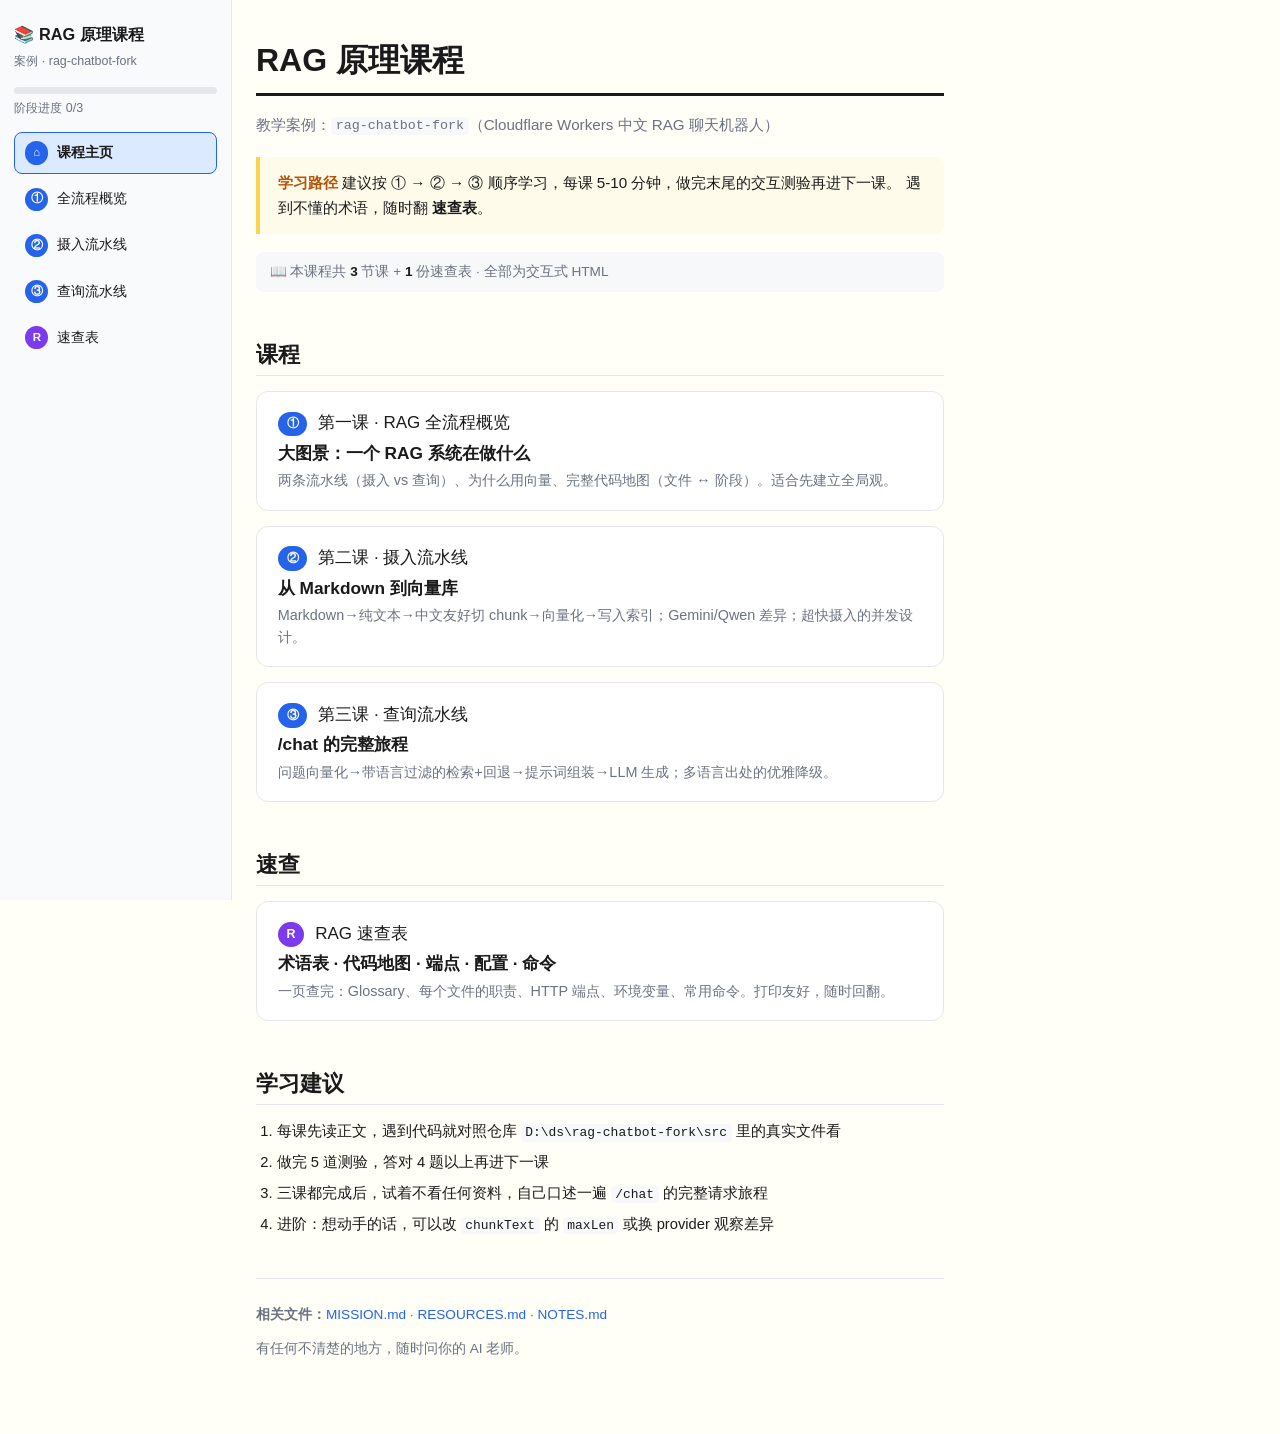
<file: index.html>
<!DOCTYPE html>
<html lang="zh-CN">
<head>
<meta charset="UTF-8">
<meta name="viewport" content="width=device-width, initial-scale=1.0">
<title>RAG 原理课程 · rag-chatbot-fork</title>
<link rel="stylesheet" href="assets/style.css">
<style>
  .card {
    display: block;
    font-family: var(--sans);
    border: 1px solid var(--rule);
    border-radius: 12px;
    padding: 1.1rem 1.3rem;
    margin: 0.9em 0;
    text-decoration: none;
    color: var(--ink);
    background: #fff;
    transition: border-color 0.15s, box-shadow 0.15s, transform 0.15s;
  }
  .card:hover {
    border-color: var(--accent);
    box-shadow: 0 4px 16px rgba(37,99,235,0.12);
    transform: translateY(-1px);
    text-decoration: none;
  }
  .card .num {
    display: inline-block;
    font-size: 0.78rem;
    font-weight: 700;
    color: #fff;
    background: var(--accent);
    border-radius: 999px;
    padding: 0.15em 0.7em;
    margin-right: 0.5em;
    vertical-align: middle;
  }
  .card .num.ref { background: #7c3aed; }
  .card h3 { margin: 0.25em 0 0.35em; font-size: 1.08rem; }
  .card p { margin: 0; font-size: 0.9rem; color: var(--muted); line-height: 1.5; }
  .progress {
    font-family: var(--sans);
    font-size: 0.85rem;
    color: var(--muted);
    background: var(--code-bg);
    border-radius: 8px;
    padding: 0.6em 1em;
    margin: 1.2em 0;
  }
  .progress b { color: var(--ink); }
  ol.roadmap { font-family: var(--sans); font-size: 0.92rem; padding-left: 1.4em; }
  ol.roadmap li { margin: 0.4em 0; }
</style>
</head>
<body>

<h1>RAG 原理课程</h1>
<p class="meta" style="font-family:var(--sans);color:var(--muted);font-size:0.95rem;">
  教学案例：<code>rag-chatbot-fork</code>（Cloudflare Workers 中文 RAG 聊天机器人）
</p>

<div class="callout">
  <strong>学习路径</strong>
  建议按 ① → ② → ③ 顺序学习，每课 5-10 分钟，做完末尾的交互测验再进下一课。
  遇到不懂的术语，随时翻 <strong>速查表</strong>。
</div>

<div class="progress">📖 本课程共 <b>3</b> 节课 + <b>1</b> 份速查表 · 全部为交互式 HTML</div>

<h2>课程</h2>

<a class="card" href="lessons/0001-rag-pipeline-overview.html">
  <span class="num">①</span> 第一课 · RAG 全流程概览
  <h3>大图景：一个 RAG 系统在做什么</h3>
  <p>两条流水线（摄入 vs 查询）、为什么用向量、完整代码地图（文件 ↔ 阶段）。适合先建立全局观。</p>
</a>

<a class="card" href="lessons/0002-ingestion-pipeline.html">
  <span class="num">②</span> 第二课 · 摄入流水线
  <h3>从 Markdown 到向量库</h3>
  <p>Markdown→纯文本→中文友好切 chunk→向量化→写入索引；Gemini/Qwen 差异；超快摄入的并发设计。</p>
</a>

<a class="card" href="lessons/0003-retrieval-generation.html">
  <span class="num">③</span> 第三课 · 查询流水线
  <h3>/chat 的完整旅程</h3>
  <p>问题向量化→带语言过滤的检索+回退→提示词组装→LLM 生成；多语言出处的优雅降级。</p>
</a>

<h2>速查</h2>

<a class="card" href="reference/001-rag-glossary.html">
  <span class="num ref">R</span> RAG 速查表
  <h3>术语表 · 代码地图 · 端点 · 配置 · 命令</h3>
  <p>一页查完：Glossary、每个文件的职责、HTTP 端点、环境变量、常用命令。打印友好，随时回翻。</p>
</a>

<h2>学习建议</h2>
<ol class="roadmap">
  <li>每课先读正文，遇到代码就对照仓库 <code>D:\ds\rag-chatbot-fork\src</code> 里的真实文件看</li>
  <li>做完 5 道测验，答对 4 题以上再进下一课</li>
  <li>三课都完成后，试着不看任何资料，自己口述一遍 <code>/chat</code> 的完整请求旅程</li>
  <li>进阶：想动手的话，可以改 <code>chunkText</code> 的 <code>maxLen</code> 或换 provider 观察差异</li>
</ol>

<footer>
  <p><strong>相关文件：</strong><a href="MISSION.md">MISSION.md</a> · <a href="RESOURCES.md">RESOURCES.md</a> · <a href="NOTES.md">NOTES.md</a></p>
  <p>有任何不清楚的地方，随时问你的 AI 老师。</p>
</footer>

<script src="assets/sidebar.js"></script>
</body>
</html>
</file>
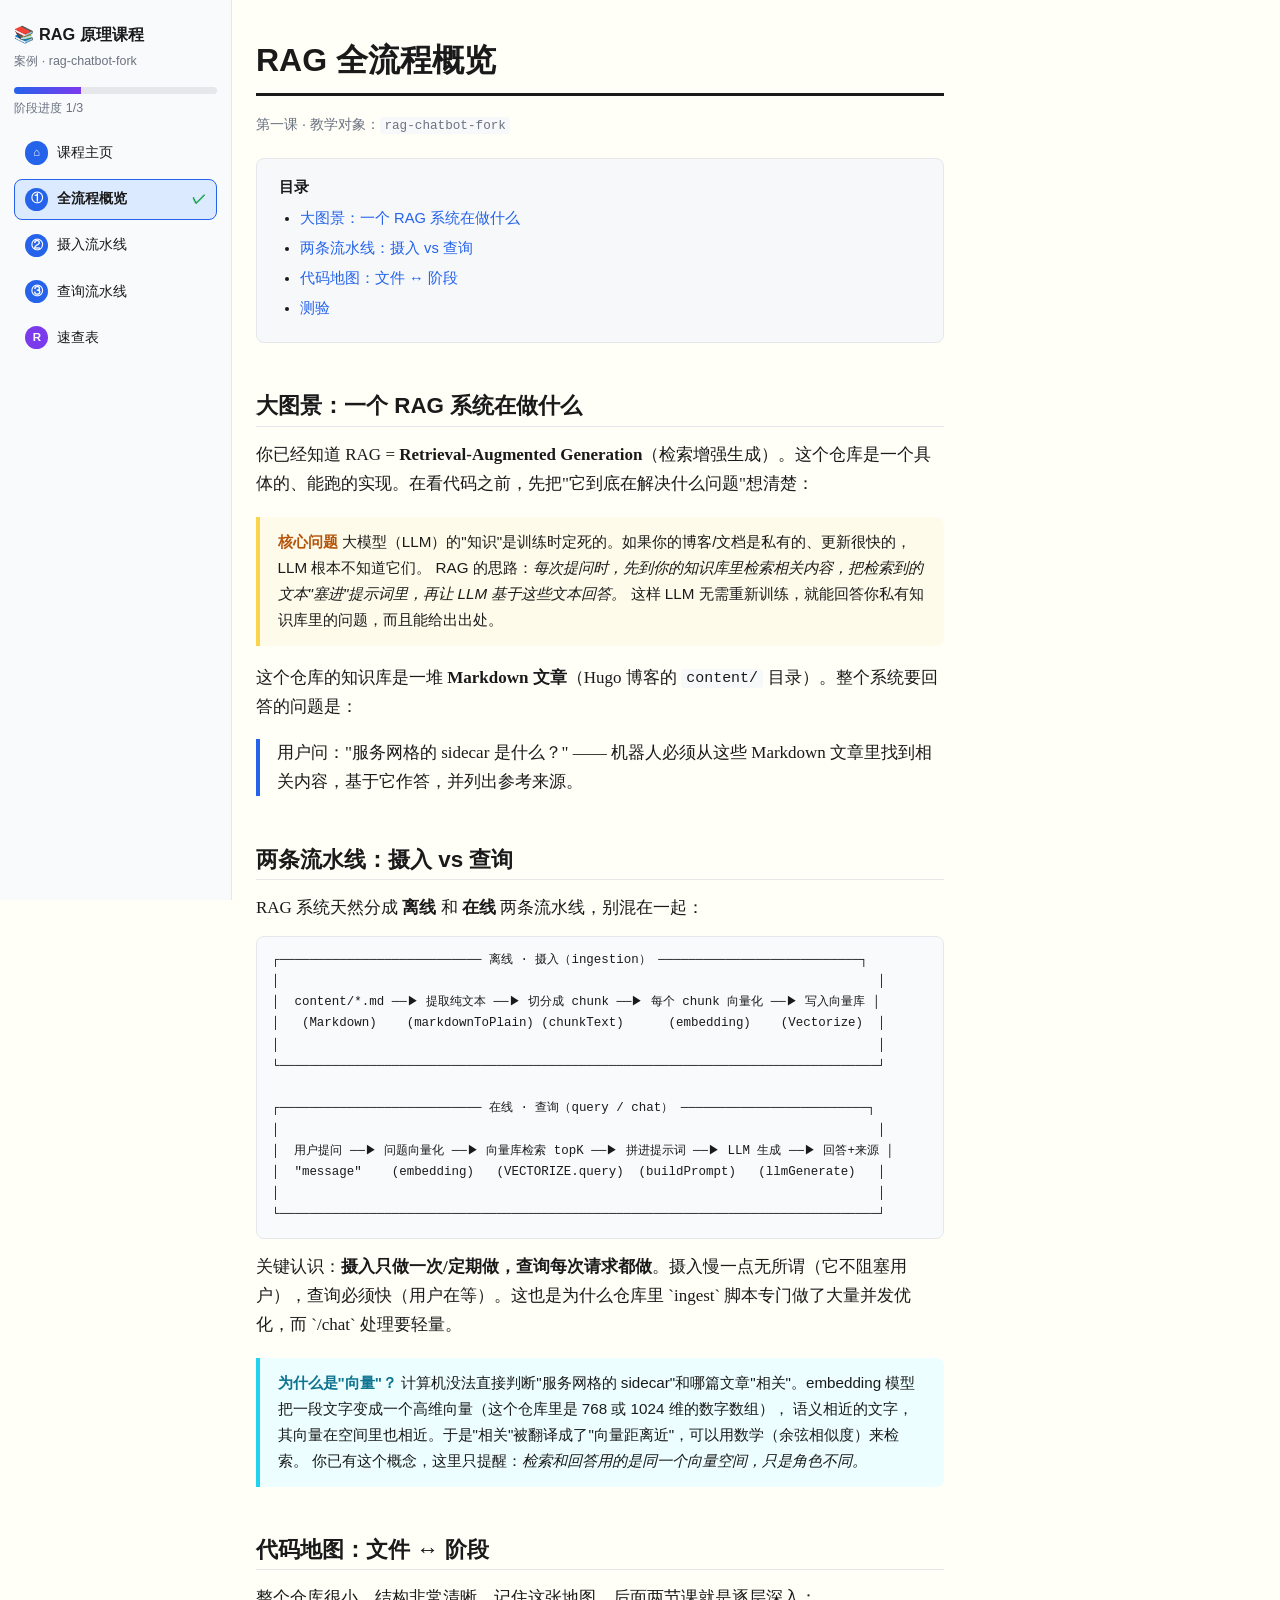
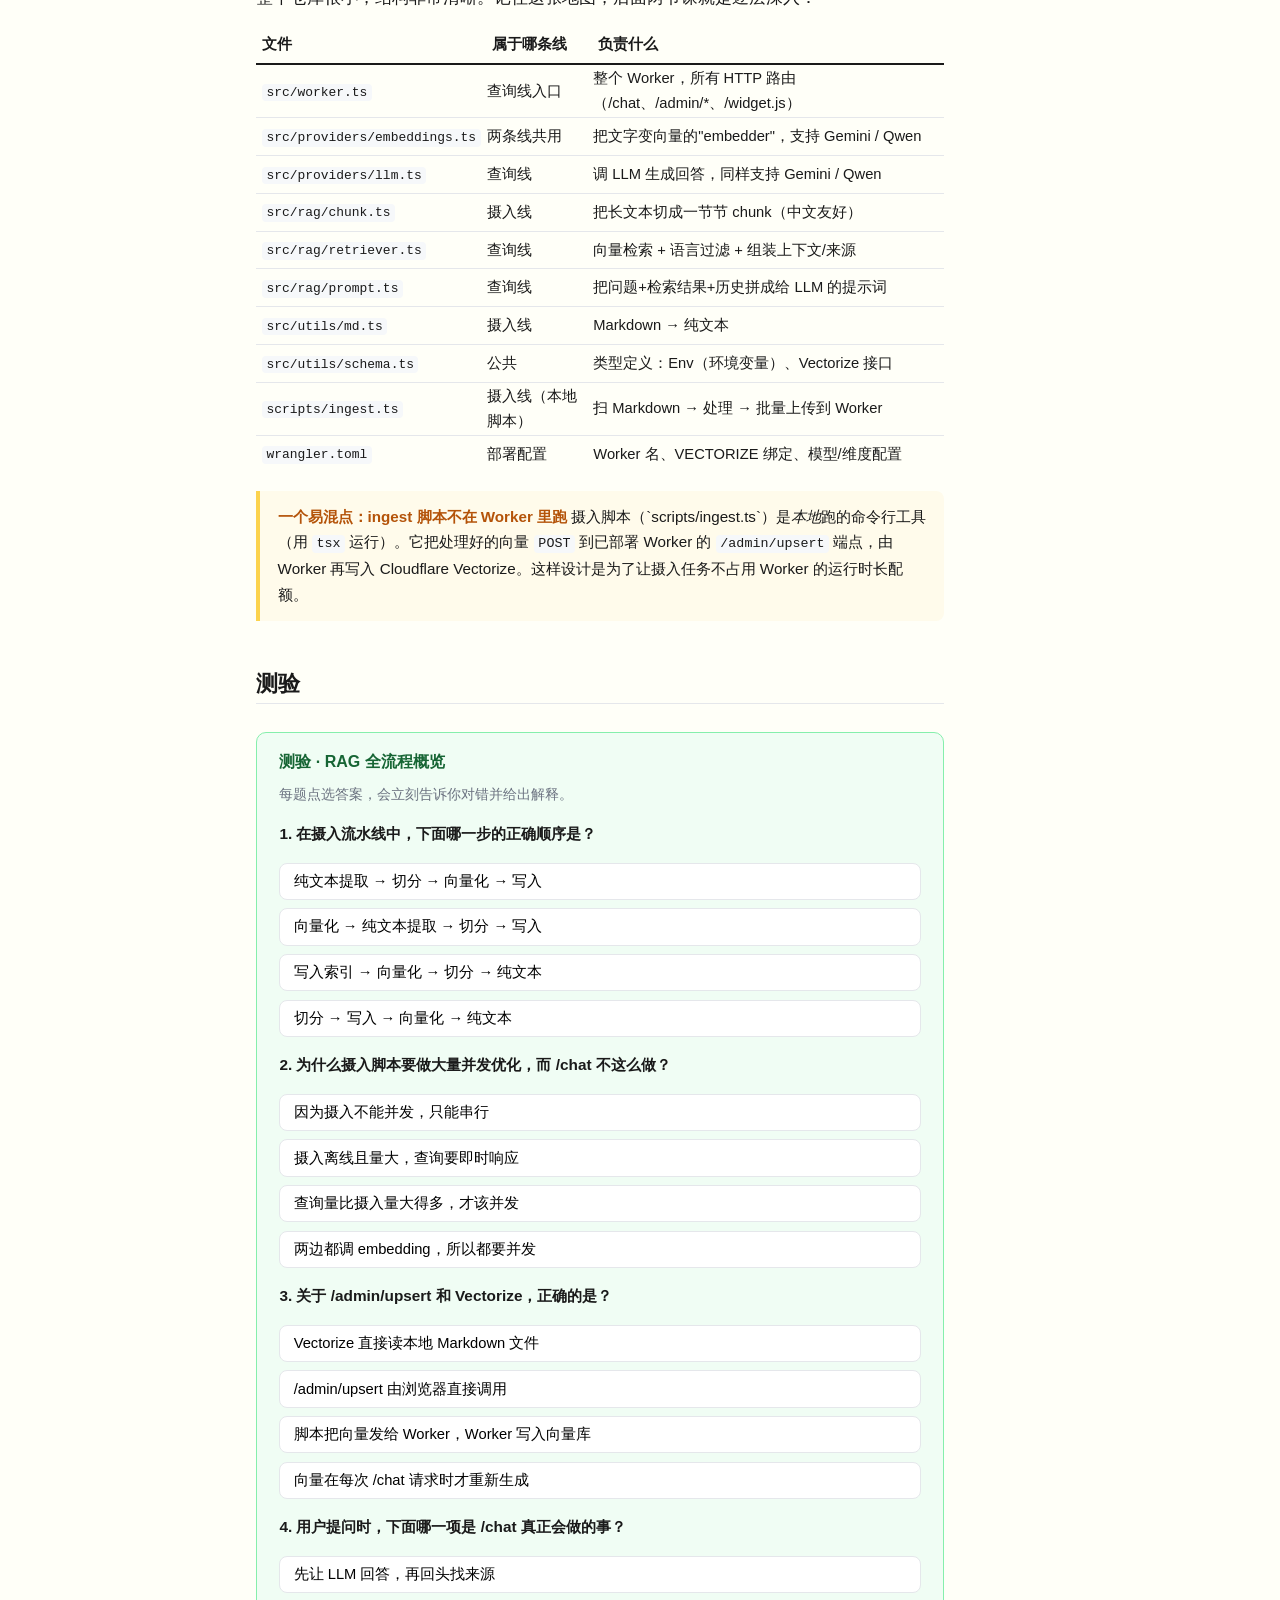
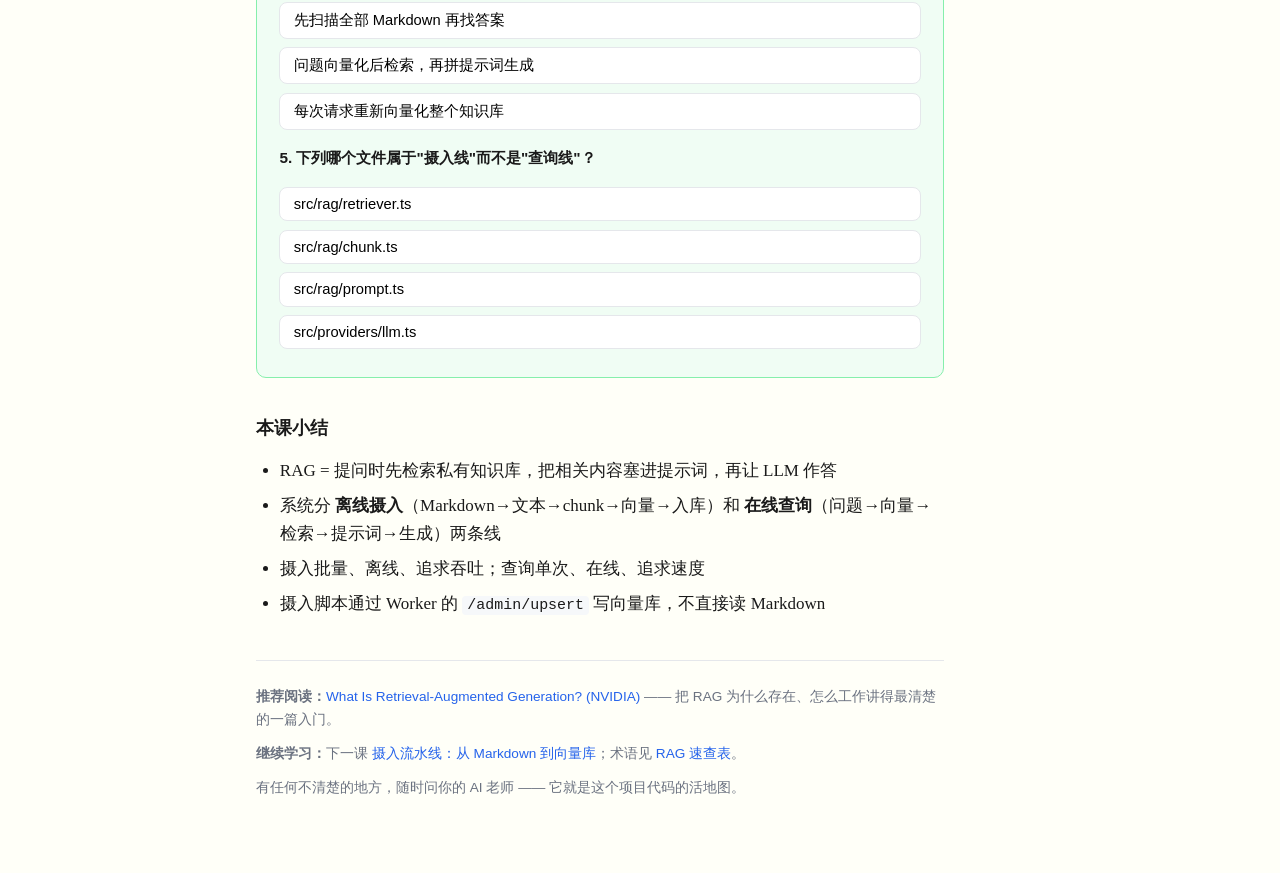
<file: lessons/0001-rag-pipeline-overview.html>
<!DOCTYPE html>
<html lang="zh-CN">
<head>
<meta charset="UTF-8">
<meta name="viewport" content="width=device-width, initial-scale=1.0">
<title>Lesson 1 · RAG 全流程概览</title>
<link rel="stylesheet" href="../assets/style.css">
</head>
<body>

<h1>RAG 全流程概览</h1>
<p class="meta" style="font-family:var(--sans);color:var(--muted);font-size:0.9rem;">第一课 · 教学对象：<code>rag-chatbot-fork</code></p>

<nav class="toc">
  <strong>目录</strong>
  <ul>
    <li><a href="#big-picture">大图景：一个 RAG 系统在做什么</a></li>
    <li><a href="#two-pipelines">两条流水线：摄入 vs 查询</a></li>
    <li><a href="#map">代码地图：文件 ↔ 阶段</a></li>
    <li><a href="#quiz">测验</a></li>
  </ul>
</nav>

<h2 id="big-picture">大图景：一个 RAG 系统在做什么</h2>

<p>你已经知道 RAG = <strong>Retrieval-Augmented Generation</strong>（检索增强生成）。这个仓库是一个具体的、能跑的实现。在看代码之前，先把"它到底在解决什么问题"想清楚：</p>

<div class="callout"><strong>核心问题</strong>
大模型（LLM）的"知识"是训练时定死的。如果你的博客/文档是私有的、更新很快的，LLM 根本不知道它们。
RAG 的思路：<em>每次提问时，先到你的知识库里检索相关内容，把检索到的文本"塞进"提示词里，再让 LLM 基于这些文本回答。</em> 这样 LLM 无需重新训练，就能回答你私有知识库里的问题，而且能给出出处。</div>

<p>这个仓库的知识库是一堆 <strong>Markdown 文章</strong>（Hugo 博客的 <code>content/</code> 目录）。整个系统要回答的问题是：</p>

<blockquote style="border-left:4px solid var(--accent);margin:1em 0;padding-left:1em;">
  用户问："服务网格的 sidecar 是什么？" —— 机器人必须从这些 Markdown 文章里找到相关内容，基于它作答，并列出参考来源。
</blockquote>

<h2 id="two-pipelines">两条流水线：摄入 vs 查询</h2>

<p>RAG 系统天然分成 <strong>离线</strong> 和 <strong>在线</strong> 两条流水线，别混在一起：</p>

<div class="diagram">┌─────────────────────────── 离线 · 摄入（ingestion） ───────────────────────────┐
│                                                                                │
│  content/*.md ──▶ 提取纯文本 ──▶ 切分成 chunk ──▶ 每个 chunk 向量化 ──▶ 写入向量库 │
│   (Markdown)    (markdownToPlain) (chunkText)      (embedding)    (Vectorize)  │
│                                                                                │
└────────────────────────────────────────────────────────────────────────────────┘

┌─────────────────────────── 在线 · 查询（query / chat） ─────────────────────────┐
│                                                                                │
│  用户提问 ──▶ 问题向量化 ──▶ 向量库检索 topK ──▶ 拼进提示词 ──▶ LLM 生成 ──▶ 回答+来源 │
│  "message"    (embedding)   (VECTORIZE.query)  (buildPrompt)   (llmGenerate)   │
│                                                                                │
└────────────────────────────────────────────────────────────────────────────────┘</div>

<p>关键认识：<strong>摄入只做一次/定期做，查询每次请求都做</strong>。摄入慢一点无所谓（它不阻塞用户），查询必须快（用户在等）。这也是为什么仓库里 `ingest` 脚本专门做了大量并发优化，而 `/chat` 处理要轻量。</p>

<div class="callout--tip callout"><strong>为什么是"向量"？</strong>
计算机没法直接判断"服务网格的 sidecar"和哪篇文章"相关"。embedding 模型把一段文字变成一个高维向量（这个仓库里是 768 或 1024 维的数字数组），
语义相近的文字，其向量在空间里也相近。于是"相关"被翻译成了"向量距离近"，可以用数学（余弦相似度）来检索。
你已有这个概念，这里只提醒：<em>检索和回答用的是同一个向量空间，只是角色不同。</em></div>

<h2 id="map">代码地图：文件 ↔ 阶段</h2>

<p>整个仓库很小，结构非常清晰。记住这张地图，后面两节课就是逐层深入：</p>

<table style="width:100%;border-collapse:collapse;font-family:var(--sans);font-size:0.92rem;">
  <tr style="border-bottom:2px solid var(--ink);"><th style="text-align:left;padding:0.4em;">文件</th><th style="text-align:left;padding:0.4em;">属于哪条线</th><th style="text-align:left;padding:0.4em;">负责什么</th></tr>
  <tr style="border-bottom:1px solid var(--rule);"><td style="padding:0.4em;"><code>src/worker.ts</code></td><td>查询线入口</td><td>整个 Worker，所有 HTTP 路由（/chat、/admin/*、/widget.js）</td></tr>
  <tr style="border-bottom:1px solid var(--rule);"><td style="padding:0.4em;"><code>src/providers/embeddings.ts</code></td><td>两条线共用</td><td>把文字变向量的"embedder"，支持 Gemini / Qwen</td></tr>
  <tr style="border-bottom:1px solid var(--rule);"><td style="padding:0.4em;"><code>src/providers/llm.ts</code></td><td>查询线</td><td>调 LLM 生成回答，同样支持 Gemini / Qwen</td></tr>
  <tr style="border-bottom:1px solid var(--rule);"><td style="padding:0.4em;"><code>src/rag/chunk.ts</code></td><td>摄入线</td><td>把长文本切成一节节 chunk（中文友好）</td></tr>
  <tr style="border-bottom:1px solid var(--rule);"><td style="padding:0.4em;"><code>src/rag/retriever.ts</code></td><td>查询线</td><td>向量检索 + 语言过滤 + 组装上下文/来源</td></tr>
  <tr style="border-bottom:1px solid var(--rule);"><td style="padding:0.4em;"><code>src/rag/prompt.ts</code></td><td>查询线</td><td>把问题+检索结果+历史拼成给 LLM 的提示词</td></tr>
  <tr style="border-bottom:1px solid var(--rule);"><td style="padding:0.4em;"><code>src/utils/md.ts</code></td><td>摄入线</td><td>Markdown → 纯文本</td></tr>
  <tr style="border-bottom:1px solid var(--rule);"><td style="padding:0.4em;"><code>src/utils/schema.ts</code></td><td>公共</td><td>类型定义：Env（环境变量）、Vectorize 接口</td></tr>
  <tr style="border-bottom:1px solid var(--rule);"><td style="padding:0.4em;"><code>scripts/ingest.ts</code></td><td>摄入线（本地脚本）</td><td>扫 Markdown → 处理 → 批量上传到 Worker</td></tr>
  <tr><td style="padding:0.4em;"><code>wrangler.toml</code></td><td>部署配置</td><td>Worker 名、VECTORIZE 绑定、模型/维度配置</td></tr>
</table>

<div class="callout"><strong>一个易混点：ingest 脚本不在 Worker 里跑</strong>
摄入脚本（`scripts/ingest.ts`）是<em>本地</em>跑的命令行工具（用 <code>tsx</code> 运行）。它把处理好的向量 <code>POST</code> 到已部署 Worker 的
<code>/admin/upsert</code> 端点，由 Worker 再写入 Cloudflare Vectorize。这样设计是为了让摄入任务不占用 Worker 的运行时长配额。</div>

<h2 id="quiz">测验</h2>

<div class="quiz" id="quiz1">
<h3>测验 · RAG 全流程概览</h3>
<p style="font-size:0.85rem;color:var(--muted);">每题点选答案，会立刻告诉你对错并给出解释。</p>

<div class="q">1. 在摄入流水线中，下面哪一步的正确顺序是？</div>
<div class="options">
  <button class="opt" data-correct="true" data-explain="摄入顺序固定为：Markdown→纯文本→切分→向量化→写入索引。">纯文本提取 → 切分 → 向量化 → 写入</button>
  <button class="opt" data-correct="false" data-explain="先提取纯文本再切分，切分前不可能向量化，顺序错了。">向量化 → 纯文本提取 → 切分 → 写入</button>
  <button class="opt" data-correct="false" data-explain="写入索引发生在向量化之后，是最后一步，不是第一步。">写入索引 → 向量化 → 切分 → 纯文本</button>
  <button class="opt" data-correct="false" data-explain="写入是终点，切分在向量化之前。">切分 → 写入 → 向量化 → 纯文本</button>
</div>
<div class="feedback"><span class="verdict"></span><span class="detail"></span></div>

<div class="q">2. 为什么摄入脚本要做大量并发优化，而 /chat 不这么做？</div>
<div class="options">
  <button class="opt" data-correct="false" data-explain="摄入确实离线、可以慢，但并发优化另有原因：摄入要处理成百上千文件，吞吐优先。">因为摄入不能并发，只能串行</button>
  <button class="opt" data-correct="true" data-explain="摄入离线跑、要处理海量文件，所以追求吞吐；/chat 是用户在线等待的，要轻量快速。">摄入离线且量大，查询要即时响应</button>
  <button class="opt" data-correct="false" data-explain="恰恰相反：/chat 每次请求都要做检索+生成，摄入是批量的。">查询量比摄入量大得多，才该并发</button>
  <button class="opt" data-correct="false" data-explain="两处代码确实都调了 embedding，但这不是并发取舍的原因。">两边都调 embedding，所以都要并发</button>
</div>
<div class="feedback"><span class="verdict"></span><span class="detail"></span></div>

<div class="q">3. 关于 /admin/upsert 和 Vectorize，正确的是？</div>
<div class="options">
  <button class="opt" data-correct="false" data-explain="反了：本地 ingest 脚本 POST 给 Worker，Worker 再写 Vectorize。">Vectorize 直接读本地 Markdown 文件</button>
  <button class="opt" data-correct="false" data-explain="upsert 在 Worker 内执行，脚本只是把数据送过来。">/admin/upsert 由浏览器直接调用</button>
  <button class="opt" data-correct="true" data-explain="ingest 脚本把向量 POST 到 /admin/upsert，Worker 校验后调用 VECTORIZE.upsert 写入。">脚本把向量发给 Worker，Worker 写入向量库</button>
  <button class="opt" data-correct="false" data-explain="向量不在 /chat 时生成，而是摄入阶段就生成好了存起来。">向量在每次 /chat 请求时才重新生成</button>
</div>
<div class="feedback"><span class="verdict"></span><span class="detail"></span></div>

<div class="q">4. 用户提问时，下面哪一项是 /chat 真正会做的事？</div>
<div class="options">
  <button class="opt" data-correct="false" data-explain="检索发生在生成之前，来源是检索的副产品。">先让 LLM 回答，再回头找来源</button>
  <button class="opt" data-correct="false" data-explain="摄入才扫描 Markdown，查询时数据已向量化入库。">先扫描全部 Markdown 再找答案</button>
  <button class="opt" data-correct="true" data-explain="问题向量化→向量检索 topK→拼提示词→LLM 生成，全程不碰原始 Markdown。">问题向量化后检索，再拼提示词生成</button>
  <button class="opt" data-correct="false" data-explain="每次请求无需重建索引，索引在摄入阶段建好。">每次请求重新向量化整个知识库</button>
</div>
<div class="feedback"><span class="verdict"></span><span class="detail"></span></div>

<div class="q">5. 下列哪个文件属于"摄入线"而不是"查询线"？</div>
<div class="options">
  <button class="opt" data-correct="false" data-explain="retriever 在 /chat 时检索，属于查询线。">src/rag/retriever.ts</button>
  <button class="opt" data-correct="true" data-explain="chunk.ts 把 Markdown 切块，只在摄入时使用，属于摄入线。">src/rag/chunk.ts</button>
  <button class="opt" data-correct="false" data-explain="prompt.ts 组装给 LLM 的提示词，属于查询线。">src/rag/prompt.ts</button>
  <button class="opt" data-correct="false" data-explain="llm.ts 在 /chat 生成回答，属于查询线。">src/providers/llm.ts</button>
</div>
<div class="feedback"><span class="verdict"></span><span class="detail"></span></div>
</div>

<h3>本课小结</h3>
<ul>
  <li>RAG = 提问时先检索私有知识库，把相关内容塞进提示词，再让 LLM 作答</li>
  <li>系统分 <strong>离线摄入</strong>（Markdown→文本→chunk→向量→入库）和 <strong>在线查询</strong>（问题→向量→检索→提示词→生成）两条线</li>
  <li>摄入批量、离线、追求吞吐；查询单次、在线、追求速度</li>
  <li>摄入脚本通过 Worker 的 <code>/admin/upsert</code> 写向量库，不直接读 Markdown</li>
</ul>

<footer>
  <p><strong>推荐阅读：</strong><a href="https://blogs.nvidia.com/blog/what-is-retrieval-augmented-generation/">What Is Retrieval-Augmented Generation? (NVIDIA)</a> —— 把 RAG 为什么存在、怎么工作讲得最清楚的一篇入门。</p>
  <p><strong>继续学习：</strong>下一课 <a href="0002-ingestion-pipeline.html">摄入流水线：从 Markdown 到向量库</a>；术语见 <a href="../reference/001-rag-glossary.html">RAG 速查表</a>。</p>
  <p>有任何不清楚的地方，随时问你的 AI 老师 —— 它就是这个项目代码的活地图。</p>
</footer>

<script>
document.querySelectorAll('.quiz').forEach(quiz => {
  quiz.querySelectorAll('.q').forEach((qEl, idx) => {
    const options = qEl.nextElementSibling;
    if (!options || !options.classList.contains('options')) return;
    const feedback = options.nextElementSibling;
    const verdict = feedback.querySelector('.verdict');
    const detail = feedback.querySelector('.detail');
    options.querySelectorAll('.opt').forEach(opt => {
      opt.addEventListener('click', () => {
        options.querySelectorAll('.opt').forEach(o => { o.classList.remove('correct','wrong'); o.disabled = false; });
        const isCorrect = opt.dataset.correct === 'true';
        opt.classList.add(isCorrect ? 'correct' : 'wrong');
        opt.disabled = true;
        options.querySelectorAll('.opt').forEach(o => { if (o !== opt) o.disabled = true; });
        verdict.textContent = isCorrect ? '✅ 正确！' : '❌ 不对。';
        verdict.style.color = isCorrect ? '#166534' : '#b91c1c';
        detail.textContent = ' ' + opt.dataset.explain;
        feedback.classList.add('show');
      });
    });
  });
});
</script>

<script src="../assets/sidebar.js"></script>
</body>
</html>
</file>
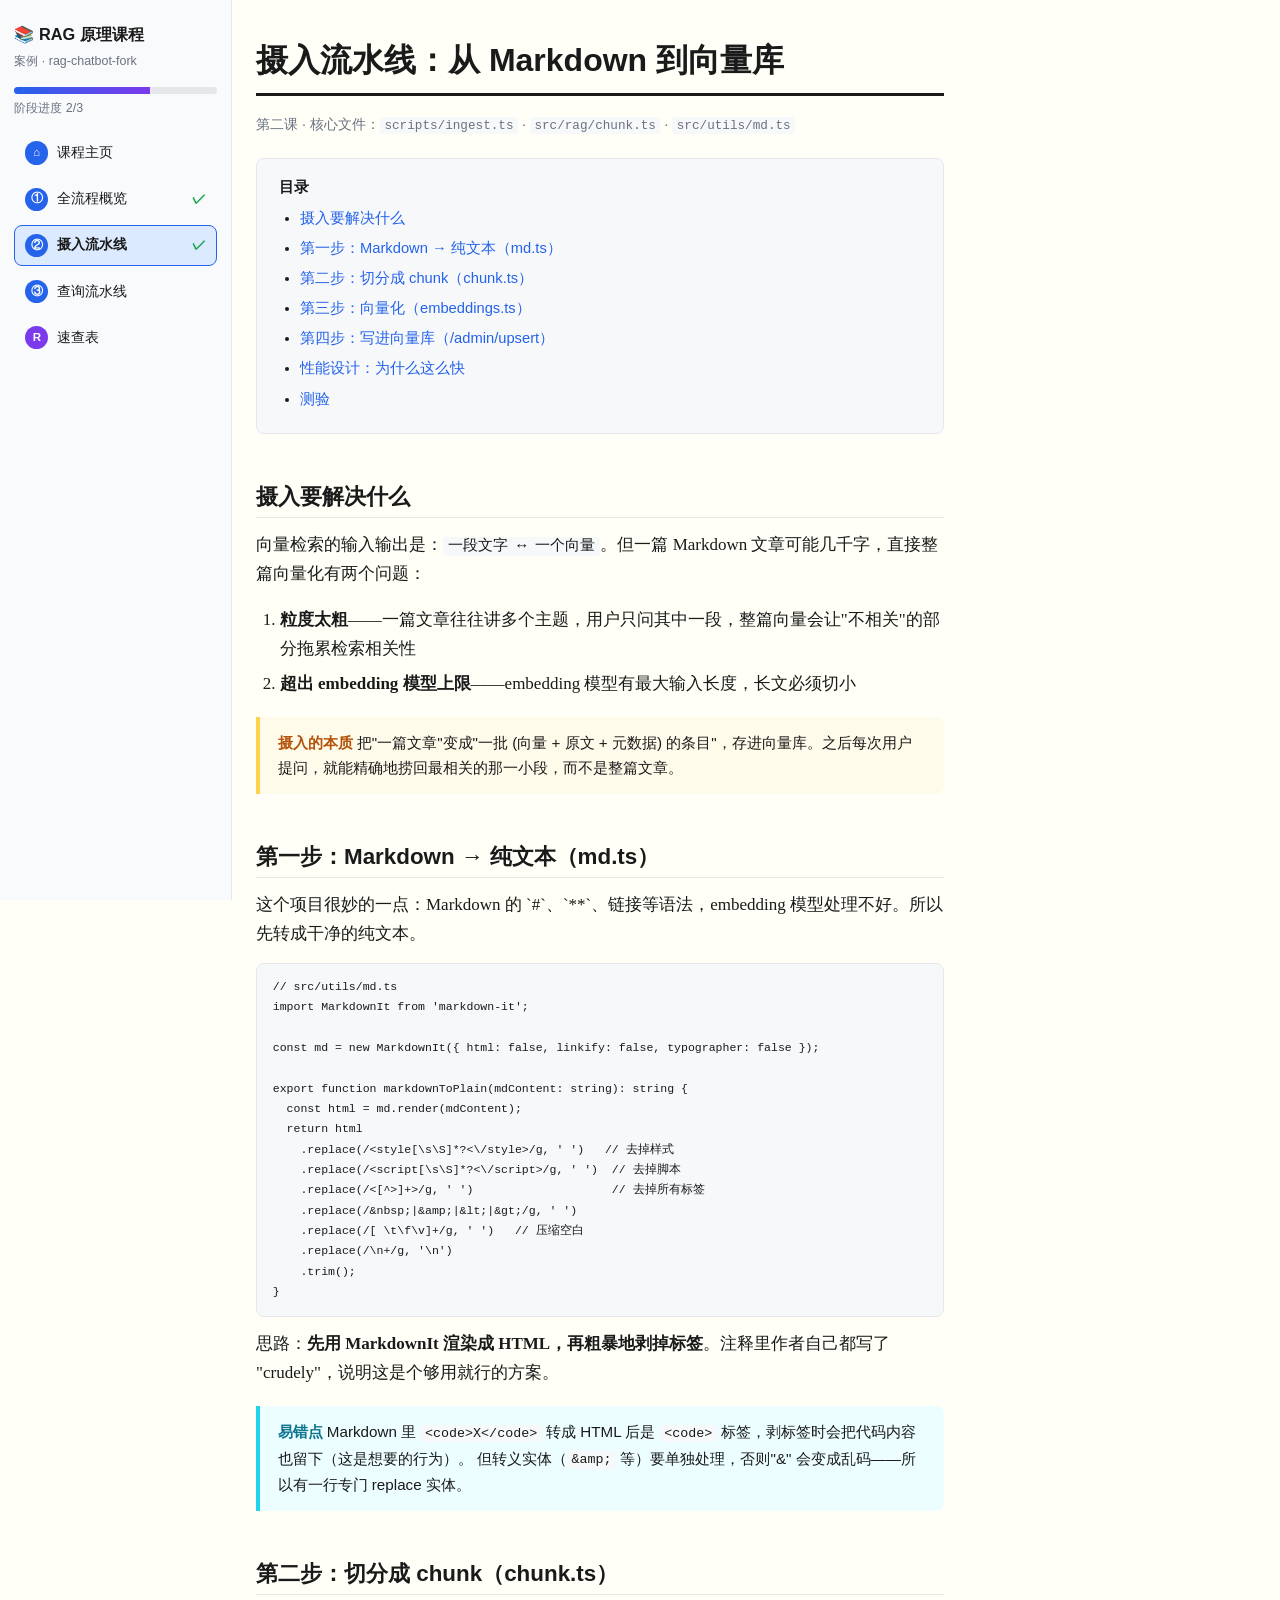
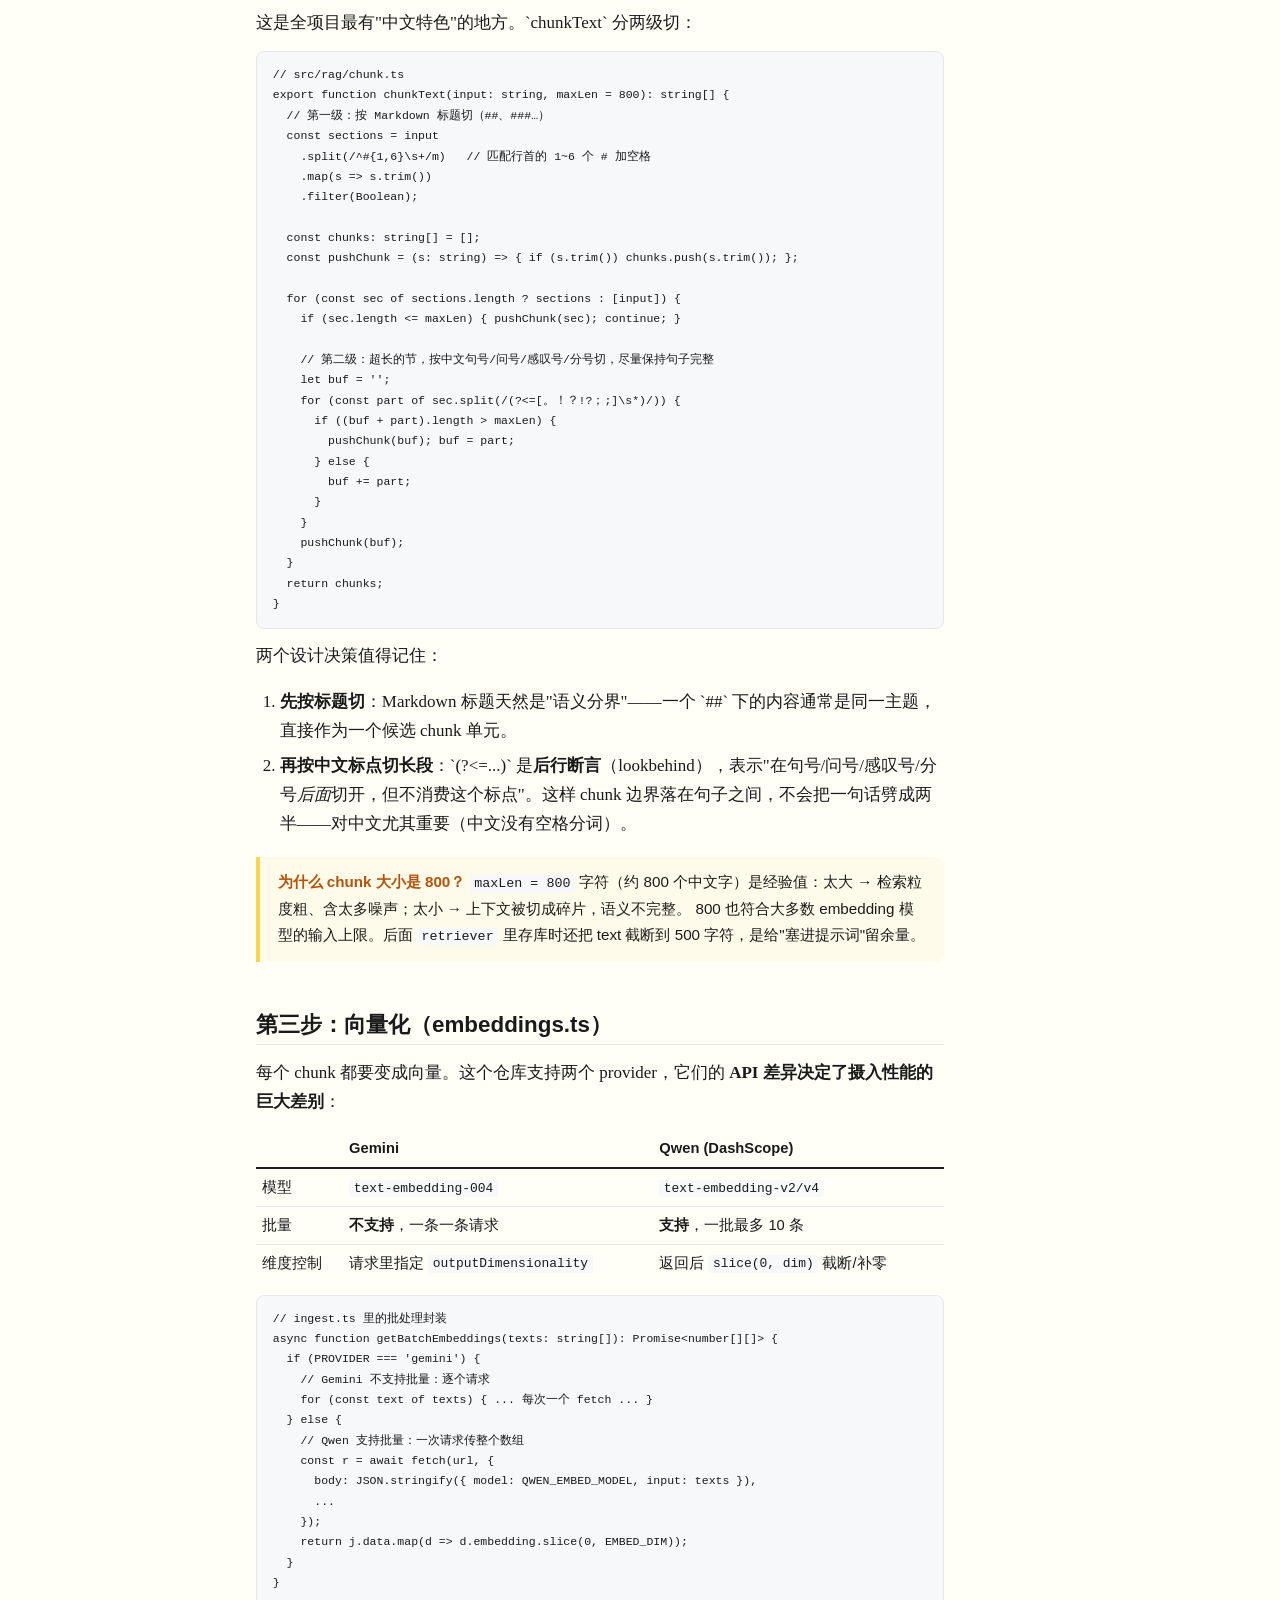
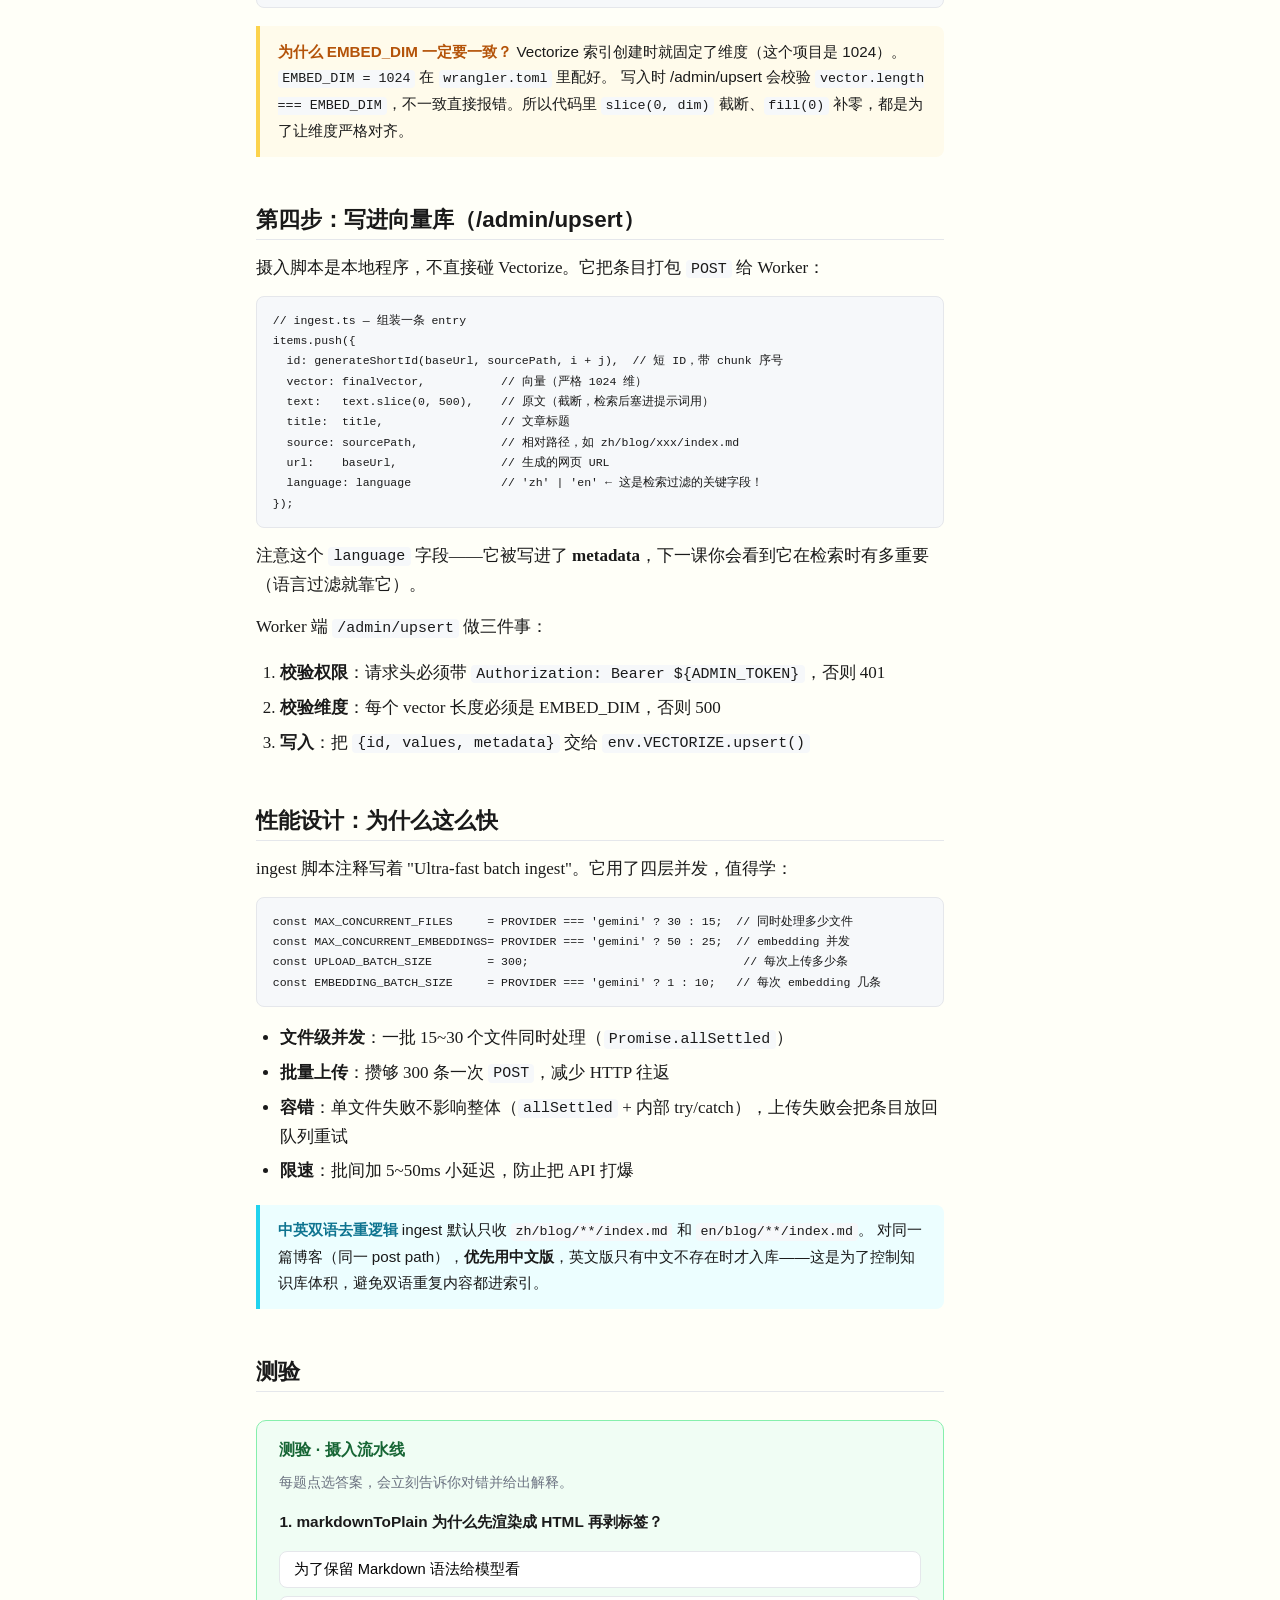
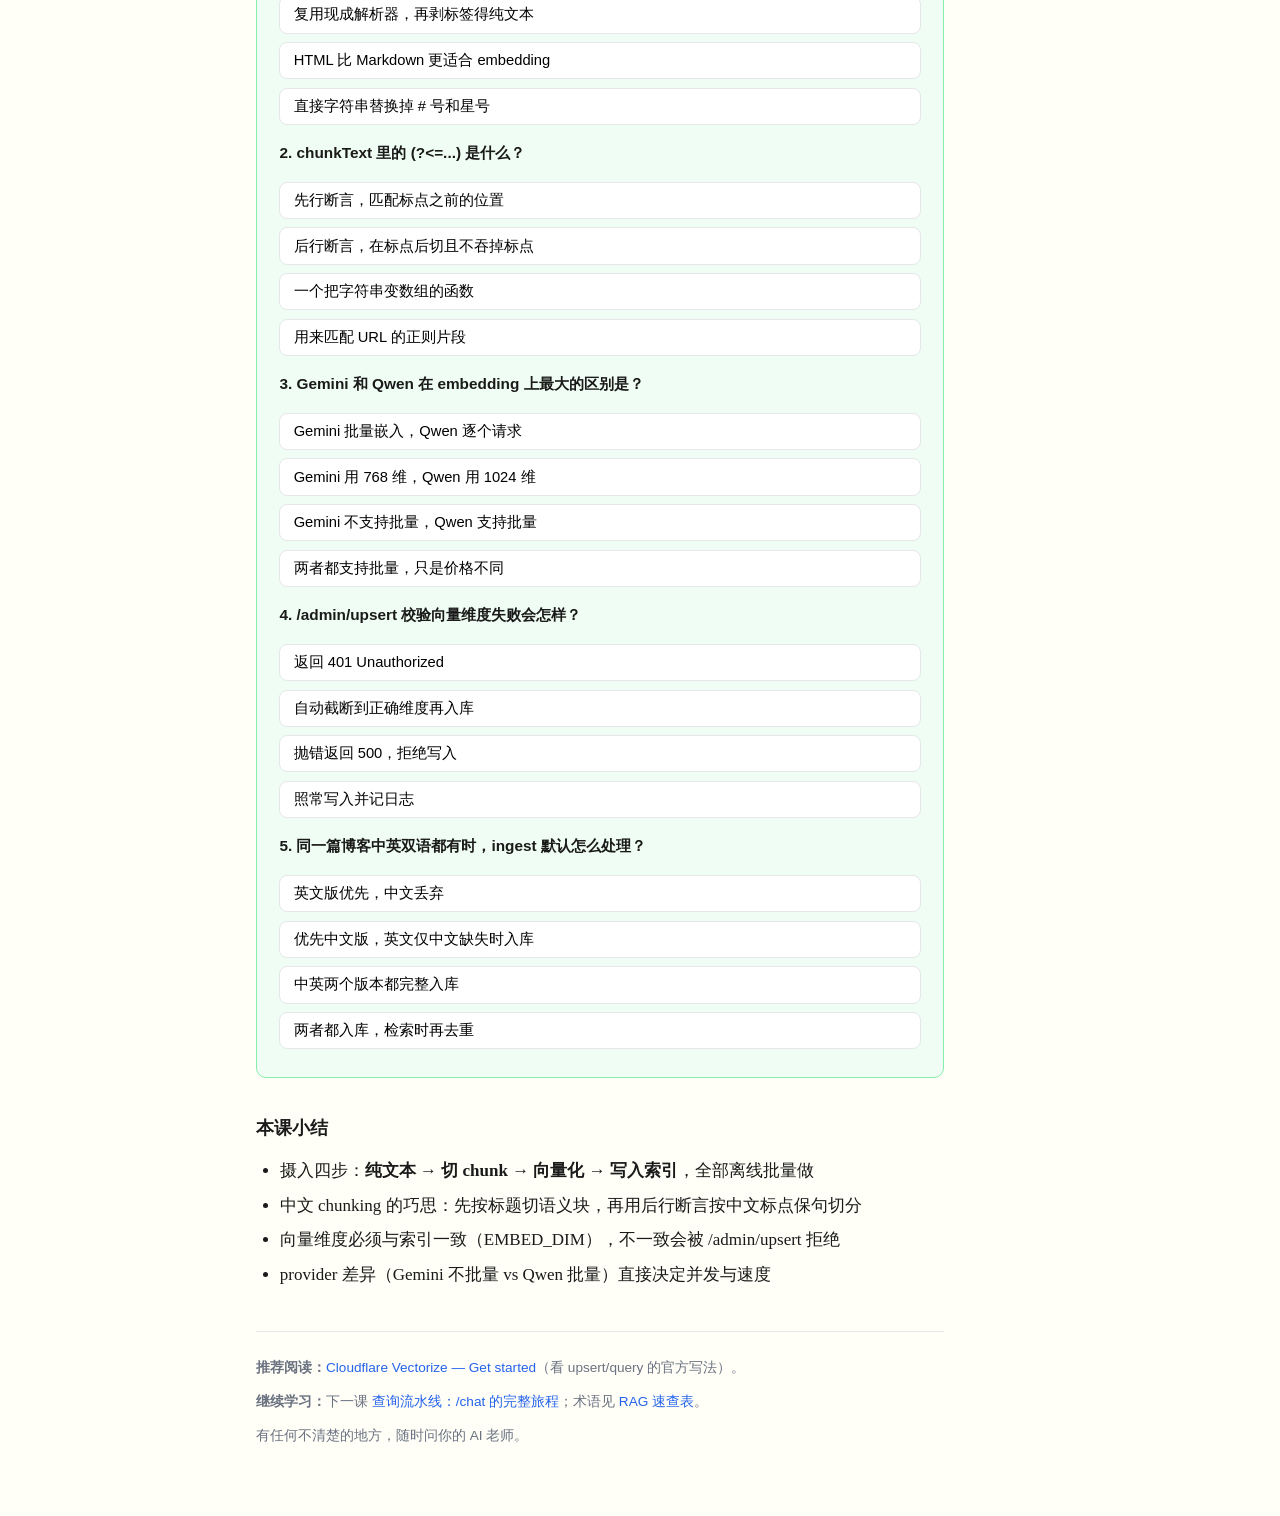
<file: lessons/0002-ingestion-pipeline.html>
<!DOCTYPE html>
<html lang="zh-CN">
<head>
<meta charset="UTF-8">
<meta name="viewport" content="width=device-width, initial-scale=1.0">
<title>Lesson 2 · 摄入流水线：从 Markdown 到向量库</title>
<link rel="stylesheet" href="../assets/style.css">
</head>
<body>

<h1>摄入流水线：从 Markdown 到向量库</h1>
<p class="meta" style="font-family:var(--sans);color:var(--muted);font-size:0.9rem;">第二课 · 核心文件：<code>scripts/ingest.ts</code> · <code>src/rag/chunk.ts</code> · <code>src/utils/md.ts</code></p>

<nav class="toc">
  <strong>目录</strong>
  <ul>
    <li><a href="#why">摄入要解决什么</a></li>
    <li><a href="#step1">第一步：Markdown → 纯文本（md.ts）</a></li>
    <li><a href="#step2">第二步：切分成 chunk（chunk.ts）</a></li>
    <li><a href="#step3">第三步：向量化（embeddings.ts）</a></li>
    <li><a href="#step4">第四步：写进向量库（/admin/upsert）</a></li>
    <li><a href="#perf">性能设计：为什么这么快</a></li>
    <li><a href="#quiz">测验</a></li>
  </ul>
</nav>

<h2 id="why">摄入要解决什么</h2>

<p>向量检索的输入输出是：<code>一段文字 ↔ 一个向量</code>。但一篇 Markdown 文章可能几千字，直接整篇向量化有两个问题：</p>

<ol>
  <li><strong>粒度太粗</strong>——一篇文章往往讲多个主题，用户只问其中一段，整篇向量会让"不相关"的部分拖累检索相关性</li>
  <li><strong>超出 embedding 模型上限</strong>——embedding 模型有最大输入长度，长文必须切小</li>
</ol>

<div class="callout"><strong>摄入的本质</strong>
把"一篇文章"变成"一批 (向量 + 原文 + 元数据) 的条目"，存进向量库。之后每次用户提问，就能精确地捞回最相关的那一小段，而不是整篇文章。</div>

<h2 id="step1">第一步：Markdown → 纯文本（md.ts）</h2>

<p>这个项目很妙的一点：Markdown 的 `#`、`**`、链接等语法，embedding 模型处理不好。所以先转成干净的纯文本。</p>

<pre><code>// src/utils/md.ts
import MarkdownIt from 'markdown-it';

const md = new MarkdownIt({ html: false, linkify: false, typographer: false });

export function markdownToPlain(mdContent: string): string {
  const html = md.render(mdContent);
  return html
    .replace(/&lt;style[\s\S]*?&lt;\/style&gt;/g, ' ')   // 去掉样式
    .replace(/&lt;script[\s\S]*?&lt;\/script&gt;/g, ' ')  // 去掉脚本
    .replace(/&lt;[^&gt;]+&gt;/g, ' ')                    // 去掉所有标签
    .replace(/&amp;nbsp;|&amp;amp;|&amp;lt;|&amp;gt;/g, ' ')
    .replace(/[ \t\f\v]+/g, ' ')   // 压缩空白
    .replace(/\n+/g, '\n')
    .trim();
}</code></pre>

<p>思路：<strong>先用 MarkdownIt 渲染成 HTML，再粗暴地剥掉标签</strong>。注释里作者自己都写了 "crudely"，说明这是个够用就行的方案。</p>

<div class="callout--tip callout"><strong>易错点</strong>
Markdown 里 <code>&lt;code&gt;X&lt;/code&gt;</code> 转成 HTML 后是 <code>&lt;code&gt;</code> 标签，剥标签时会把代码内容也留下（这是想要的行为）。
但转义实体（<code>&amp;amp;</code> 等）要单独处理，否则"&amp;" 会变成乱码——所以有一行专门 replace 实体。</div>

<h2 id="step2">第二步：切分成 chunk（chunk.ts）</h2>

<p>这是全项目最有"中文特色"的地方。`chunkText` 分两级切：</p>

<pre><code>// src/rag/chunk.ts
export function chunkText(input: string, maxLen = 800): string[] {
  // 第一级：按 Markdown 标题切（##、###…）
  const sections = input
    .split(/^#{1,6}\s+/m)   // 匹配行首的 1~6 个 # 加空格
    .map(s => s.trim())
    .filter(Boolean);

  const chunks: string[] = [];
  const pushChunk = (s: string) => { if (s.trim()) chunks.push(s.trim()); };

  for (const sec of sections.length ? sections : [input]) {
    if (sec.length &lt;= maxLen) { pushChunk(sec); continue; }

    // 第二级：超长的节，按中文句号/问号/感叹号/分号切，尽量保持句子完整
    let buf = '';
    for (const part of sec.split(/(?&lt;=[。！？!?；;]\s*)/)) {
      if ((buf + part).length &gt; maxLen) {
        pushChunk(buf); buf = part;
      } else {
        buf += part;
      }
    }
    pushChunk(buf);
  }
  return chunks;
}</code></pre>

<p>两个设计决策值得记住：</p>

<ol>
  <li><strong>先按标题切</strong>：Markdown 标题天然是"语义分界"——一个 `##` 下的内容通常是同一主题，直接作为一个候选 chunk 单元。</li>
  <li><strong>再按中文标点切长段</strong>：`(?&lt;=...)` 是<strong>后行断言</strong>（lookbehind），表示"在句号/问号/感叹号/分号<em>后面</em>切开，但不消费这个标点"。这样 chunk 边界落在句子之间，不会把一句话劈成两半——对中文尤其重要（中文没有空格分词）。</li>
</ol>

<div class="callout"><strong>为什么 chunk 大小是 800？</strong>
<code>maxLen = 800</code> 字符（约 800 个中文字）是经验值：太大 → 检索粒度粗、含太多噪声；太小 → 上下文被切成碎片，语义不完整。
800 也符合大多数 embedding 模型的输入上限。后面 <code>retriever</code> 里存库时还把 text 截断到 500 字符，是给"塞进提示词"留余量。</div>

<h2 id="step3">第三步：向量化（embeddings.ts）</h2>

<p>每个 chunk 都要变成向量。这个仓库支持两个 provider，它们的 <strong>API 差异决定了摄入性能的巨大差别</strong>：</p>

<table style="width:100%;border-collapse:collapse;font-family:var(--sans);font-size:0.92rem;">
  <tr style="border-bottom:2px solid var(--ink);"><th style="text-align:left;padding:0.4em;"></th><th style="text-align:left;padding:0.4em;">Gemini</th><th style="text-align:left;padding:0.4em;">Qwen (DashScope)</th></tr>
  <tr style="border-bottom:1px solid var(--rule);"><td style="padding:0.4em;">模型</td><td style="padding:0.4em;"><code>text-embedding-004</code></td><td style="padding:0.4em;"><code>text-embedding-v2/v4</code></td></tr>
  <tr style="border-bottom:1px solid var(--rule);"><td style="padding:0.4em;">批量</td><td style="padding:0.4em;"><strong>不支持</strong>，一条一条请求</td><td style="padding:0.4em;"><strong>支持</strong>，一批最多 10 条</td></tr>
  <tr><td style="padding:0.4em;">维度控制</td><td style="padding:0.4em;">请求里指定 <code>outputDimensionality</code></td><td style="padding:0.4em;">返回后 <code>slice(0, dim)</code> 截断/补零</td></tr>
</table>

<pre><code>// ingest.ts 里的批处理封装
async function getBatchEmbeddings(texts: string[]): Promise&lt;number[][]&gt; {
  if (PROVIDER === 'gemini') {
    // Gemini 不支持批量：逐个请求
    for (const text of texts) { ... 每次一个 fetch ... }
  } else {
    // Qwen 支持批量：一次请求传整个数组
    const r = await fetch(url, {
      body: JSON.stringify({ model: QWEN_EMBED_MODEL, input: texts }),
      ...
    });
    return j.data.map(d => d.embedding.slice(0, EMBED_DIM));
  }
}</code></pre>

<div class="callout"><strong>为什么 EMBED_DIM 一定要一致？</strong>
Vectorize 索引创建时就固定了维度（这个项目是 1024）。<code>EMBED_DIM = 1024</code> 在 <code>wrangler.toml</code> 里配好。
写入时 /admin/upsert 会校验 <code>vector.length === EMBED_DIM</code>，不一致直接报错。所以代码里 <code>slice(0, dim)</code> 截断、<code>fill(0)</code> 补零，都是为了让维度严格对齐。</div>

<h2 id="step4">第四步：写进向量库（/admin/upsert）</h2>

<p>摄入脚本是本地程序，不直接碰 Vectorize。它把条目打包 <code>POST</code> 给 Worker：</p>

<pre><code>// ingest.ts — 组装一条 entry
items.push({
  id: generateShortId(baseUrl, sourcePath, i + j),  // 短 ID，带 chunk 序号
  vector: finalVector,           // 向量（严格 1024 维）
  text:   text.slice(0, 500),    // 原文（截断，检索后塞进提示词用）
  title:  title,                 // 文章标题
  source: sourcePath,            // 相对路径，如 zh/blog/xxx/index.md
  url:    baseUrl,               // 生成的网页 URL
  language: language             // 'zh' | 'en' ← 这是检索过滤的关键字段！
});</code></pre>

<p>注意这个 <code>language</code> 字段——它被写进了 <strong>metadata</strong>，下一课你会看到它在检索时有多重要（语言过滤就靠它）。</p>

<p>Worker 端 <code>/admin/upsert</code> 做三件事：</p>

<ol>
  <li><strong>校验权限</strong>：请求头必须带 <code>Authorization: Bearer ${ADMIN_TOKEN}</code>，否则 401</li>
  <li><strong>校验维度</strong>：每个 vector 长度必须是 EMBED_DIM，否则 500</li>
  <li><strong>写入</strong>：把 <code>{id, values, metadata}</code> 交给 <code>env.VECTORIZE.upsert()</code></li>
</ol>

<h2 id="perf">性能设计：为什么这么快</h2>

<p>ingest 脚本注释写着 "Ultra-fast batch ingest"。它用了四层并发，值得学：</p>

<pre><code>const MAX_CONCURRENT_FILES     = PROVIDER === 'gemini' ? 30 : 15;  // 同时处理多少文件
const MAX_CONCURRENT_EMBEDDINGS= PROVIDER === 'gemini' ? 50 : 25;  // embedding 并发
const UPLOAD_BATCH_SIZE        = 300;                               // 每次上传多少条
const EMBEDDING_BATCH_SIZE     = PROVIDER === 'gemini' ? 1 : 10;   // 每次 embedding 几条</code></pre>

<ul>
  <li><strong>文件级并发</strong>：一批 15~30 个文件同时处理（<code>Promise.allSettled</code>）</li>
  <li><strong>批量上传</strong>：攒够 300 条一次 <code>POST</code>，减少 HTTP 往返</li>
  <li><strong>容错</strong>：单文件失败不影响整体（<code>allSettled</code> + 内部 try/catch），上传失败会把条目放回队列重试</li>
  <li><strong>限速</strong>：批间加 5~50ms 小延迟，防止把 API 打爆</li>
</ul>

<div class="callout--tip callout"><strong>中英双语去重逻辑</strong>
ingest 默认只收 <code>zh/blog/**/index.md</code> 和 <code>en/blog/**/index.md</code>。
对同一篇博客（同一 post path），<strong>优先用中文版</strong>，英文版只有中文不存在时才入库——这是为了控制知识库体积，避免双语重复内容都进索引。</div>

<h2 id="quiz">测验</h2>

<div class="quiz" id="quiz2">
<h3>测验 · 摄入流水线</h3>
<p style="font-size:0.85rem;color:var(--muted);">每题点选答案，会立刻告诉你对错并给出解释。</p>

<div class="q">1. markdownToPlain 为什么先渲染成 HTML 再剥标签？</div>
<div class="options">
  <button class="opt" data-correct="false" data-explain="embedding 模型确实要纯文本，但问题问的是'为什么用两步'。">为了保留 Markdown 语法给模型看</button>
  <button class="opt" data-correct="true" data-explain="借 MarkdownIt 的渲染能力统一处理语法，再剥掉 HTML 标签得到纯文本，省去手写解析。">复用现成解析器，再剥标签得纯文本</button>
  <button class="opt" data-correct="false" data-explain="正好相反：HTML 标签是噪声，要先剥掉。">HTML 比 Markdown 更适合 embedding</button>
  <button class="opt" data-correct="false" data-explain="并不是，它实际是转成 HTML 再剥标签。">直接字符串替换掉 # 号和星号</button>
</div>
<div class="feedback"><span class="verdict"></span><span class="detail"></span></div>

<div class="q">2. chunkText 里的 (?&lt;=...) 是什么？</div>
<div class="options">
  <button class="opt" data-correct="false" data-explain="正相反：它是后行断言，匹配标点'后面'的位置。">先行断言，匹配标点之前的位置</button>
  <button class="opt" data-correct="true" data-explain="后行断言：在中文标点后面切开，但不消费标点，句子边界不破坏。">后行断言，在标点后切且不吞掉标点</button>
  <button class="opt" data-correct="false" data-explain="它是正则，不是函数调用。">一个把字符串变数组的函数</button>
  <button class="opt" data-correct="false" data-explain="它切的是标点边界，和 URL 无关。">用来匹配 URL 的正则片段</button>
</div>
<div class="feedback"><span class="verdict"></span><span class="detail"></span></div>

<div class="q">3. Gemini 和 Qwen 在 embedding 上最大的区别是？</div>
<div class="options">
  <button class="opt" data-correct="false" data-explain="恰恰相反，Qwen 支持批量、更快。">Gemini 批量嵌入，Qwen 逐个请求</button>
  <button class="opt" data-correct="false" data-explain="维度都要对齐 EMBED_DIM，没有'不同'。">Gemini 用 768 维，Qwen 用 1024 维</button>
  <button class="opt" data-correct="true" data-explain="Gemini 不支持批量只能逐条，Qwen 支持每批最多 10 条，所以并发策略不同。">Gemini 不支持批量，Qwen 支持批量</button>
  <button class="opt" data-correct="false" data-explain="两个都支持批量，这个差异不存在。">两者都支持批量，只是价格不同</button>
</div>
<div class="feedback"><span class="verdict"></span><span class="detail"></span></div>

<div class="q">4. /admin/upsert 校验向量维度失败会怎样？</div>
<div class="options">
  <button class="opt" data-correct="false" data-explain="不是 401，那是权限校验；维度错是 500。">返回 401 Unauthorized</button>
  <button class="opt" data-correct="false" data-explain="不会自动截断，直接抛错。">自动截断到正确维度再入库</button>
  <button class="opt" data-correct="true" data-explain="维度不匹配时 Worker 抛错返回 500，避免脏数据进索引。">抛错返回 500，拒绝写入</button>
  <button class="opt" data-correct="false" data-explain="会照写，只是记一条日志。">照常写入并记日志</button>
</div>
<div class="feedback"><span class="verdict"></span><span class="detail"></span></div>

<div class="q">5. 同一篇博客中英双语都有时，ingest 默认怎么处理？</div>
<div class="options">
  <button class="opt" data-correct="false" data-explain="正好相反：中文优先，英文当备胎。">英文版优先，中文丢弃</button>
  <button class="opt" data-correct="true" data-explain="默认优先入库中文版，英文版仅在无中文时入库，控制知识库体积。">优先中文版，英文仅中文缺失时入库</button>
  <button class="opt" data-correct="false" data-explain="两个版本都入库，没有去重逻辑。">中英两个版本都完整入库</button>
  <button class="opt" data-correct="false" data-explain="去重只发生在检索时，不在摄入时。">两者都入库，检索时再去重</button>
</div>
<div class="feedback"><span class="verdict"></span><span class="detail"></span></div>
</div>

<h3>本课小结</h3>
<ul>
  <li>摄入四步：<strong>纯文本 → 切 chunk → 向量化 → 写入索引</strong>，全部离线批量做</li>
  <li>中文 chunking 的巧思：先按标题切语义块，再用后行断言按中文标点保句切分</li>
  <li>向量维度必须与索引一致（EMBED_DIM），不一致会被 /admin/upsert 拒绝</li>
  <li>provider 差异（Gemini 不批量 vs Qwen 批量）直接决定并发与速度</li>
</ul>

<footer>
  <p><strong>推荐阅读：</strong><a href="https://developers.cloudflare.com/vectorize/get-started/">Cloudflare Vectorize — Get started</a>（看 upsert/query 的官方写法）。</p>
  <p><strong>继续学习：</strong>下一课 <a href="0003-retrieval-generation.html">查询流水线：/chat 的完整旅程</a>；术语见 <a href="../reference/001-rag-glossary.html">RAG 速查表</a>。</p>
  <p>有任何不清楚的地方，随时问你的 AI 老师。</p>
</footer>

<script>
document.querySelectorAll('.quiz').forEach(quiz => {
  quiz.querySelectorAll('.q').forEach((qEl, idx) => {
    const options = qEl.nextElementSibling;
    if (!options || !options.classList.contains('options')) return;
    const feedback = options.nextElementSibling;
    const verdict = feedback.querySelector('.verdict');
    const detail = feedback.querySelector('.detail');
    options.querySelectorAll('.opt').forEach(opt => {
      opt.addEventListener('click', () => {
        options.querySelectorAll('.opt').forEach(o => { o.classList.remove('correct','wrong'); o.disabled = false; });
        const isCorrect = opt.dataset.correct === 'true';
        opt.classList.add(isCorrect ? 'correct' : 'wrong');
        opt.disabled = true;
        options.querySelectorAll('.opt').forEach(o => { if (o !== opt) o.disabled = true; });
        verdict.textContent = isCorrect ? '✅ 正确！' : '❌ 不对。';
        verdict.style.color = isCorrect ? '#166534' : '#b91c1c';
        detail.textContent = ' ' + opt.dataset.explain;
        feedback.classList.add('show');
      });
    });
  });
});
</script>

<script src="../assets/sidebar.js"></script>
</body>
</html>
</file>
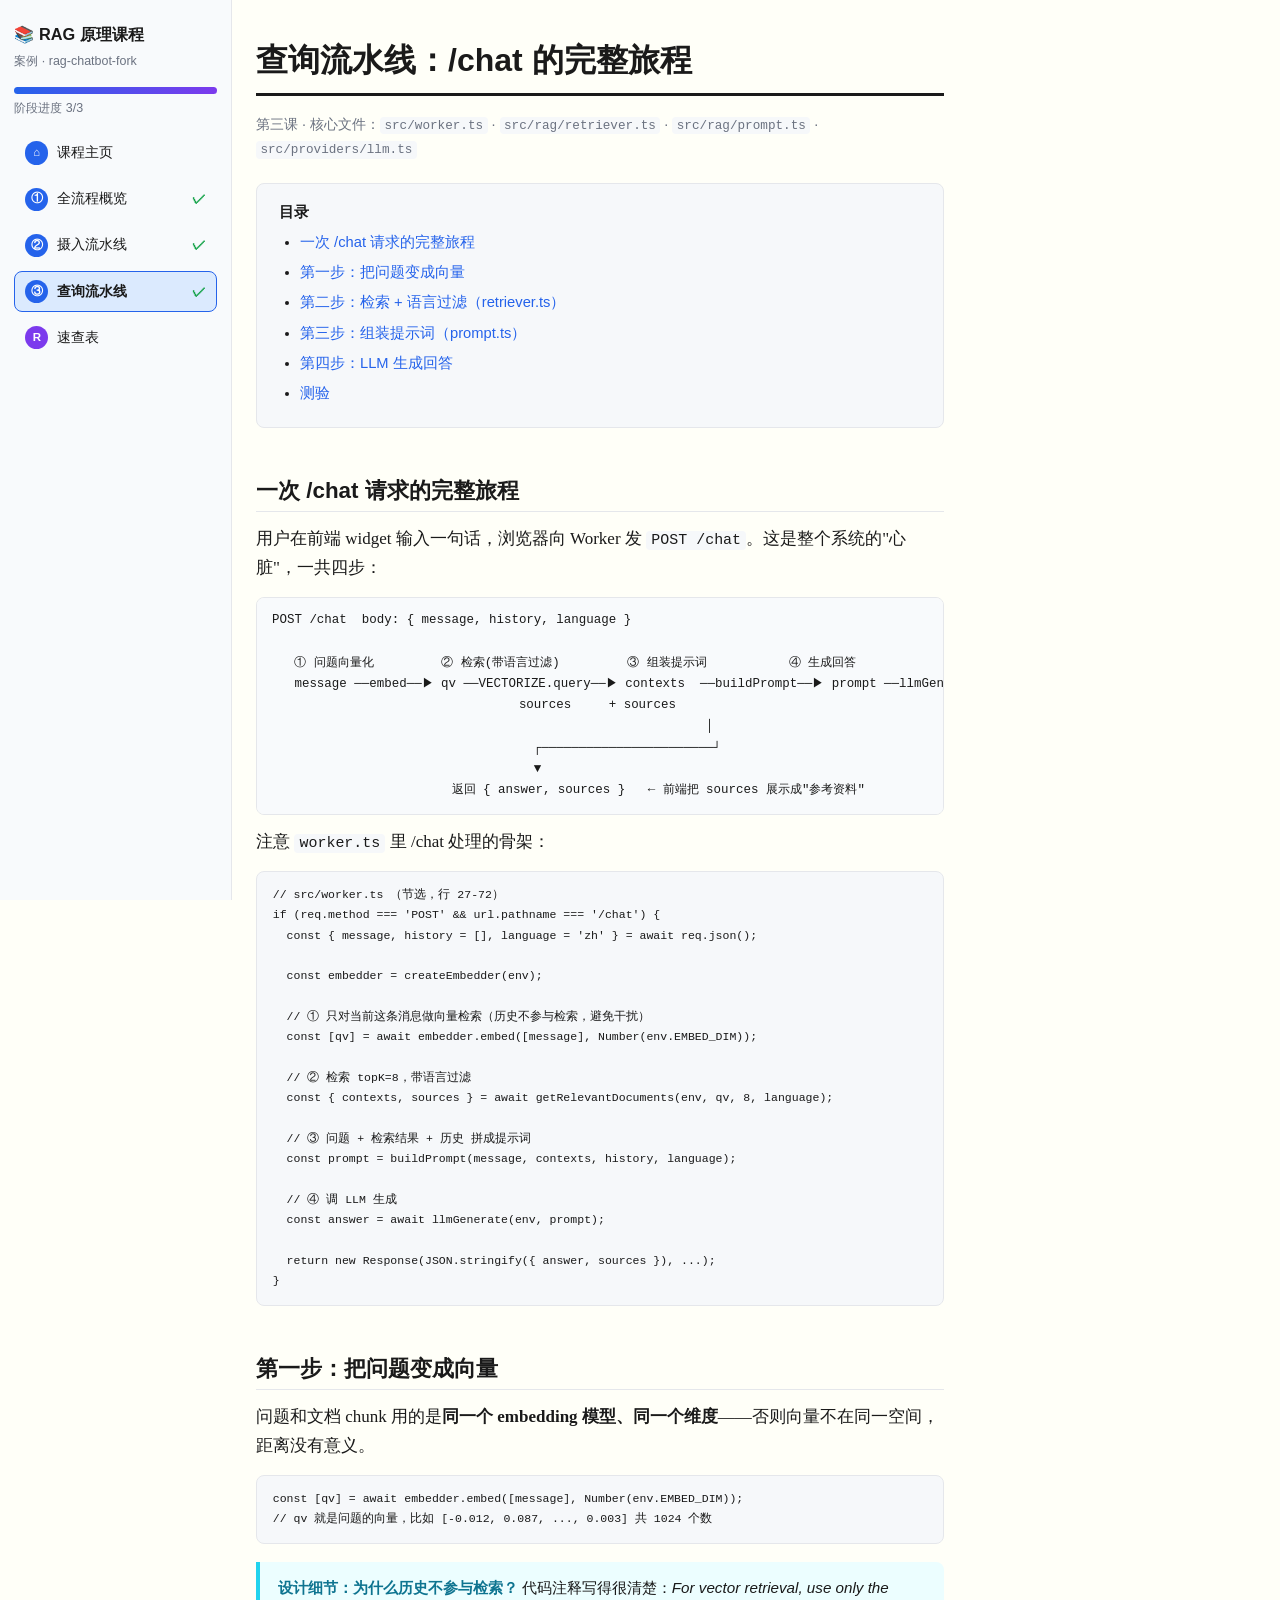
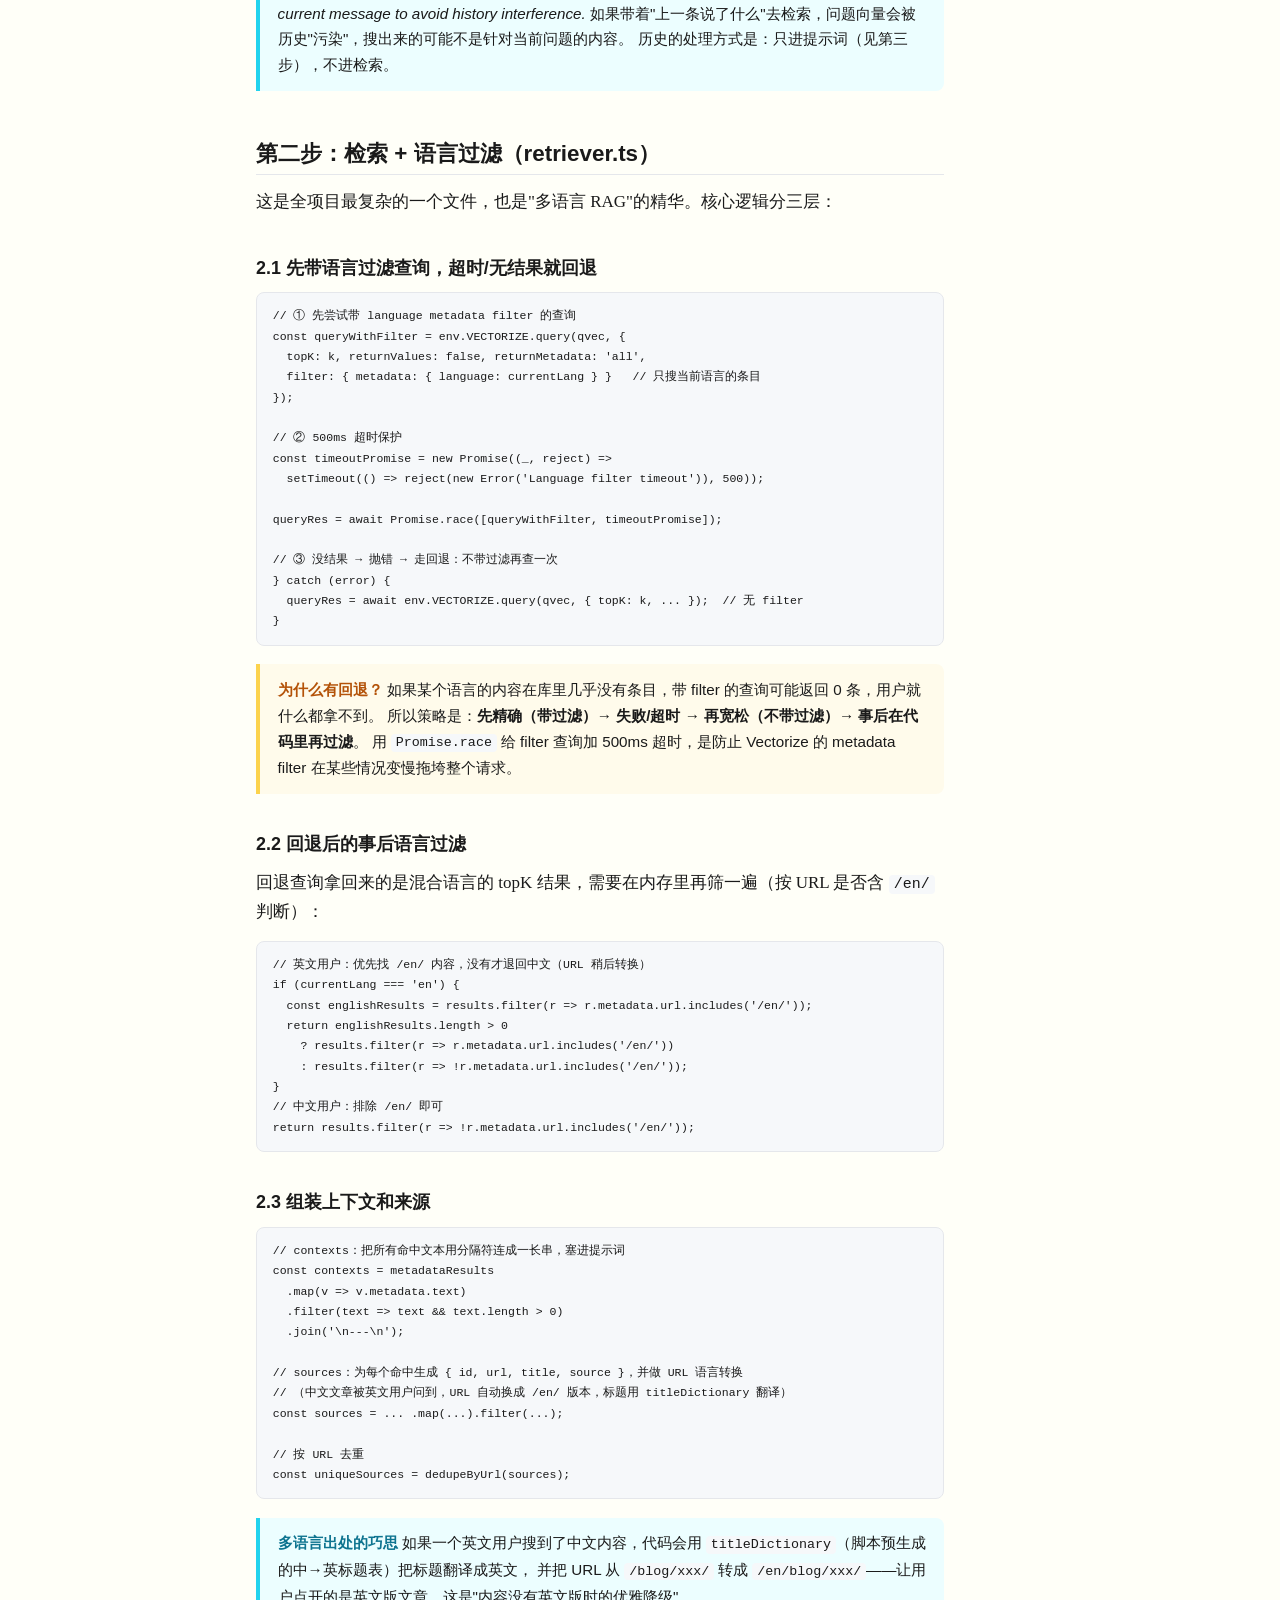
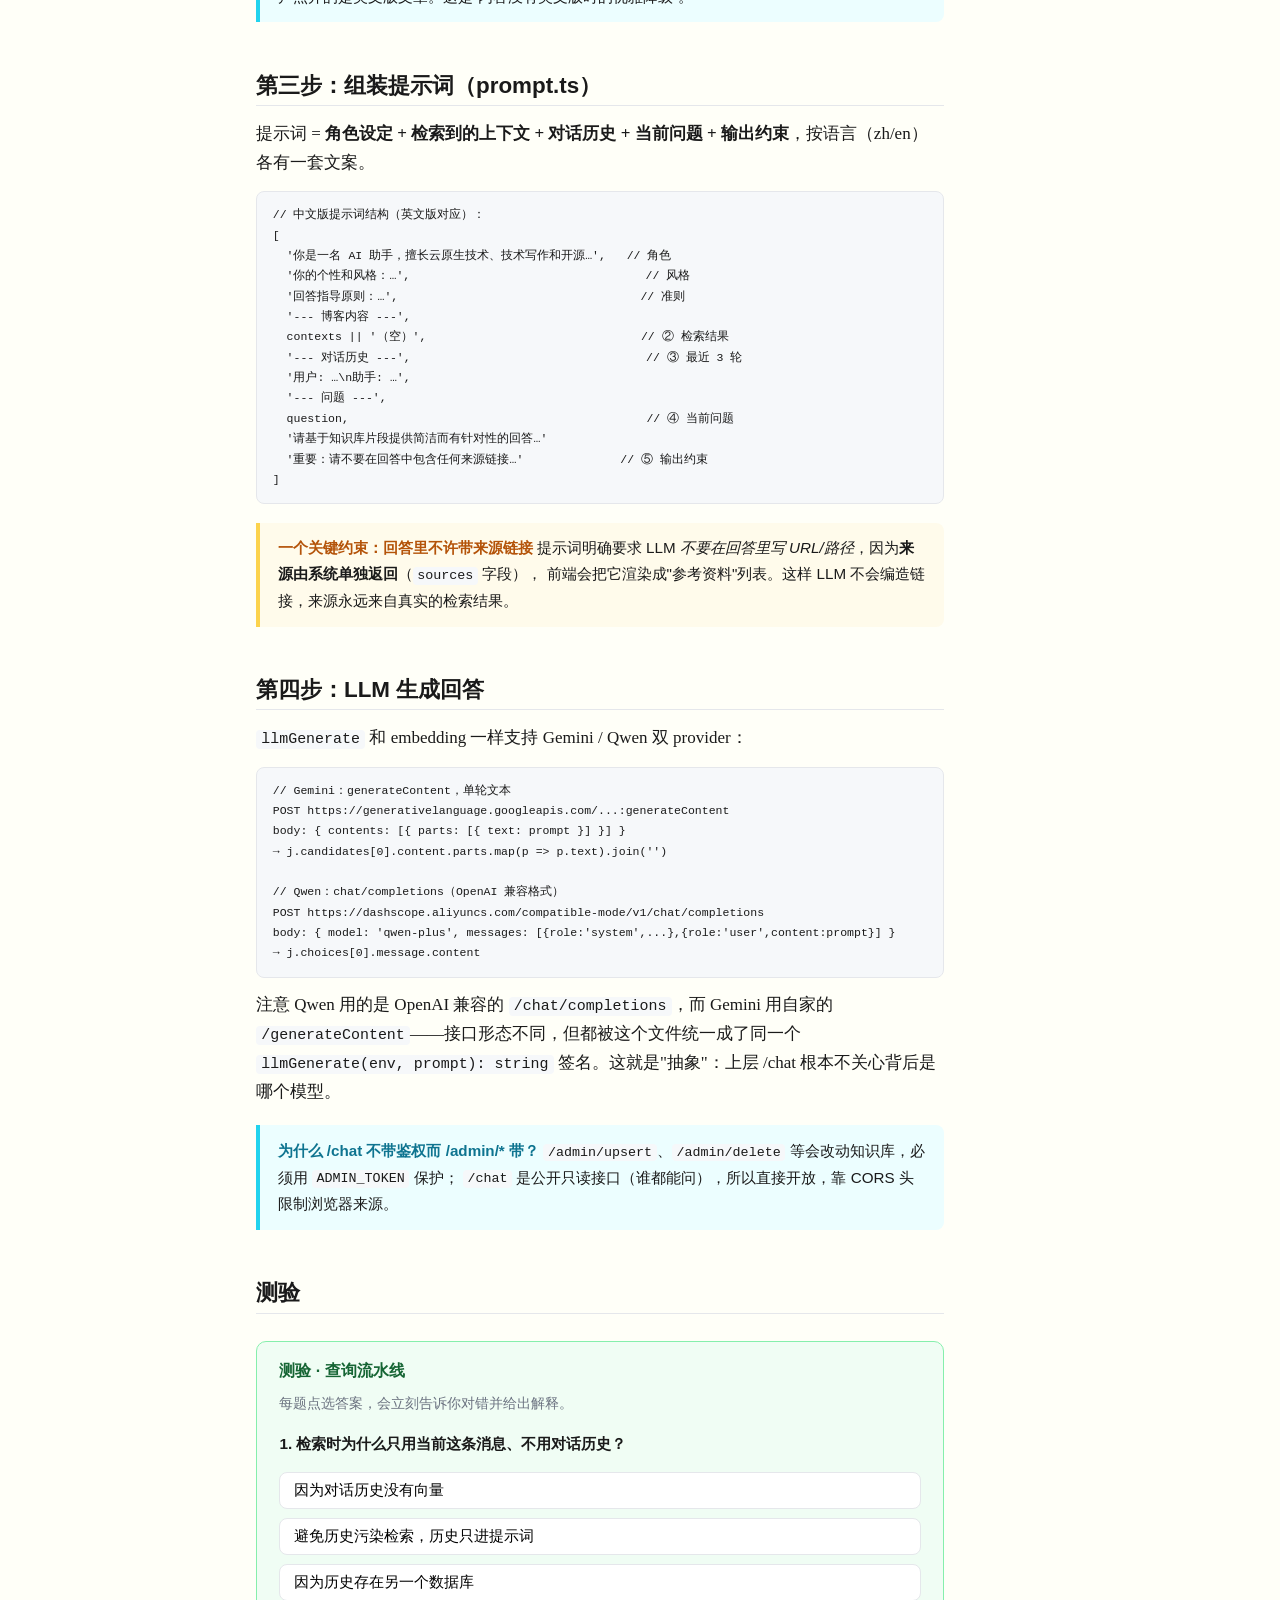
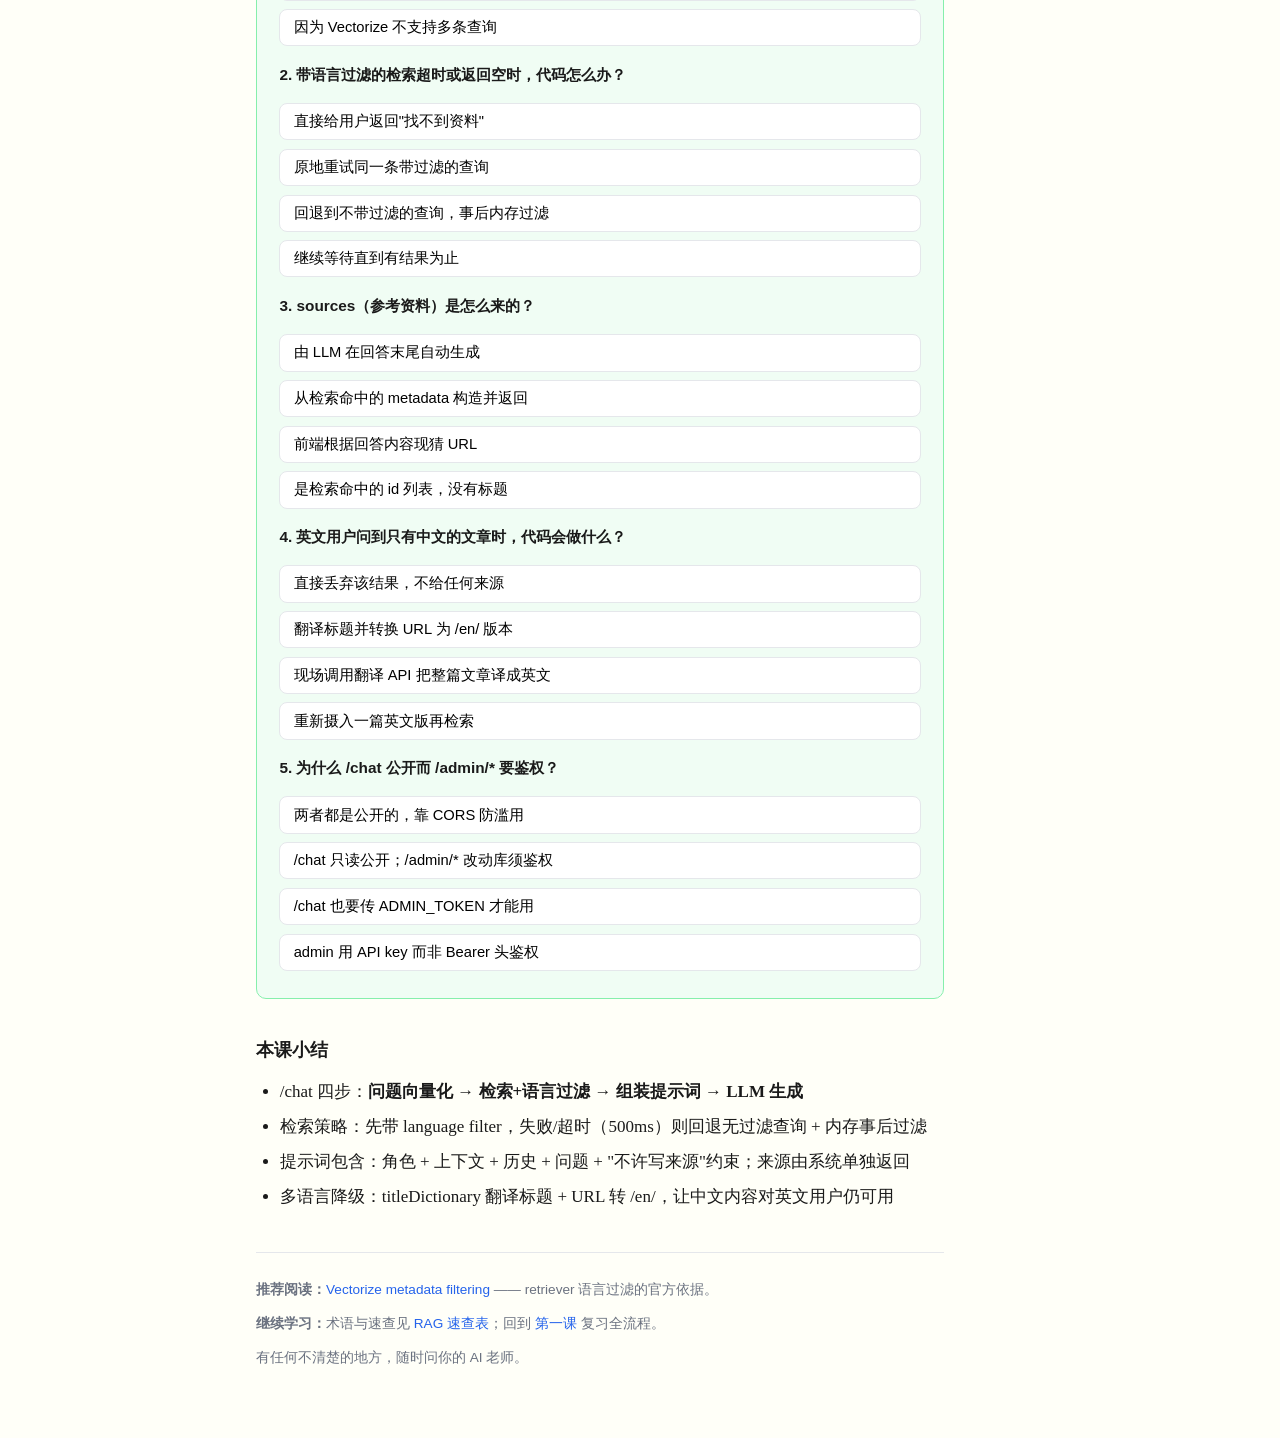
<file: lessons/0003-retrieval-generation.html>
<!DOCTYPE html>
<html lang="zh-CN">
<head>
<meta charset="UTF-8">
<meta name="viewport" content="width=device-width, initial-scale=1.0">
<title>Lesson 3 · 查询流水线：/chat 的完整旅程</title>
<link rel="stylesheet" href="../assets/style.css">
</head>
<body>

<h1>查询流水线：/chat 的完整旅程</h1>
<p class="meta" style="font-family:var(--sans);color:var(--muted);font-size:0.9rem;">第三课 · 核心文件：<code>src/worker.ts</code> · <code>src/rag/retriever.ts</code> · <code>src/rag/prompt.ts</code> · <code>src/providers/llm.ts</code></p>

<nav class="toc">
  <strong>目录</strong>
  <ul>
    <li><a href="#journey">一次 /chat 请求的完整旅程</a></li>
    <li><a href="#embed">第一步：把问题变成向量</a></li>
    <li><a href="#retrieve">第二步：检索 + 语言过滤（retriever.ts）</a></li>
    <li><a href="#prompt">第三步：组装提示词（prompt.ts）</a></li>
    <li><a href="#llm">第四步：LLM 生成回答</a></li>
    <li><a href="#quiz">测验</a></li>
  </ul>
</nav>

<h2 id="journey">一次 /chat 请求的完整旅程</h2>

<p>用户在前端 widget 输入一句话，浏览器向 Worker 发 <code>POST /chat</code>。这是整个系统的"心脏"，一共四步：</p>

<div class="diagram">POST /chat  body: { message, history, language }

   ① 问题向量化         ② 检索(带语言过滤)         ③ 组装提示词           ④ 生成回答
   message ──embed──▶ qv ──VECTORIZE.query──▶ contexts  ──buildPrompt──▶ prompt ──llmGenerate──▶ answer
                                 sources     + sources
                                                          │
                                   ┌───────────────────────┘
                                   ▼
                        返回 { answer, sources }   ← 前端把 sources 展示成"参考资料"</div>

<p>注意 <code>worker.ts</code> 里 /chat 处理的骨架：</p>

<pre><code>// src/worker.ts （节选，行 27-72）
if (req.method === 'POST' && url.pathname === '/chat') {
  const { message, history = [], language = 'zh' } = await req.json();

  const embedder = createEmbedder(env);

  // ① 只对当前这条消息做向量检索（历史不参与检索，避免干扰）
  const [qv] = await embedder.embed([message], Number(env.EMBED_DIM));

  // ② 检索 topK=8，带语言过滤
  const { contexts, sources } = await getRelevantDocuments(env, qv, 8, language);

  // ③ 问题 + 检索结果 + 历史 拼成提示词
  const prompt = buildPrompt(message, contexts, history, language);

  // ④ 调 LLM 生成
  const answer = await llmGenerate(env, prompt);

  return new Response(JSON.stringify({ answer, sources }), ...);
}</code></pre>

<h2 id="embed">第一步：把问题变成向量</h2>

<p>问题和文档 chunk 用的是<strong>同一个 embedding 模型、同一个维度</strong>——否则向量不在同一空间，距离没有意义。</p>

<pre><code>const [qv] = await embedder.embed([message], Number(env.EMBED_DIM));
// qv 就是问题的向量，比如 [-0.012, 0.087, ..., 0.003] 共 1024 个数</code></pre>

<div class="callout--tip callout"><strong>设计细节：为什么历史不参与检索？</strong>
代码注释写得很清楚：<em>For vector retrieval, use only the current message to avoid history interference.</em>
如果带着"上一条说了什么"去检索，问题向量会被历史"污染"，搜出来的可能不是针对当前问题的内容。
历史的处理方式是：只进提示词（见第三步），不进检索。</div>

<h2 id="retrieve">第二步：检索 + 语言过滤（retriever.ts）</h2>

<p>这是全项目最复杂的一个文件，也是"多语言 RAG"的精华。核心逻辑分三层：</p>

<h3>2.1 先带语言过滤查询，超时/无结果就回退</h3>

<pre><code>// ① 先尝试带 language metadata filter 的查询
const queryWithFilter = env.VECTORIZE.query(qvec, {
  topK: k, returnValues: false, returnMetadata: 'all',
  filter: { metadata: { language: currentLang } }   // 只搜当前语言的条目
});

// ② 500ms 超时保护
const timeoutPromise = new Promise((_, reject) =>
  setTimeout(() => reject(new Error('Language filter timeout')), 500));

queryRes = await Promise.race([queryWithFilter, timeoutPromise]);

// ③ 没结果 → 抛错 → 走回退：不带过滤再查一次
} catch (error) {
  queryRes = await env.VECTORIZE.query(qvec, { topK: k, ... });  // 无 filter
}</code></pre>

<div class="callout"><strong>为什么有回退？</strong>
如果某个语言的内容在库里几乎没有条目，带 filter 的查询可能返回 0 条，用户就什么都拿不到。
所以策略是：<strong>先精确（带过滤）→ 失败/超时 → 再宽松（不带过滤）→ 事后在代码里再过滤</strong>。
用 <code>Promise.race</code> 给 filter 查询加 500ms 超时，是防止 Vectorize 的 metadata filter 在某些情况变慢拖垮整个请求。</div>

<h3>2.2 回退后的事后语言过滤</h3>

<p>回退查询拿回来的是混合语言的 topK 结果，需要在内存里再筛一遍（按 URL 是否含 <code>/en/</code> 判断）：</p>

<pre><code>// 英文用户：优先找 /en/ 内容，没有才退回中文（URL 稍后转换）
if (currentLang === 'en') {
  const englishResults = results.filter(r => r.metadata.url.includes('/en/'));
  return englishResults.length > 0
    ? results.filter(r => r.metadata.url.includes('/en/'))
    : results.filter(r => !r.metadata.url.includes('/en/'));
}
// 中文用户：排除 /en/ 即可
return results.filter(r => !r.metadata.url.includes('/en/'));</code></pre>

<h3>2.3 组装上下文和来源</h3>

<pre><code>// contexts：把所有命中文本用分隔符连成一长串，塞进提示词
const contexts = metadataResults
  .map(v => v.metadata.text)
  .filter(text => text && text.length > 0)
  .join('\n---\n');

// sources：为每个命中生成 { id, url, title, source }，并做 URL 语言转换
// （中文文章被英文用户问到，URL 自动换成 /en/ 版本，标题用 titleDictionary 翻译）
const sources = ... .map(...).filter(...);

// 按 URL 去重
const uniqueSources = dedupeByUrl(sources);</code></pre>

<div class="callout--tip callout"><strong>多语言出处的巧思</strong>
如果一个英文用户搜到了中文内容，代码会用 <code>titleDictionary</code>（脚本预生成的中→英标题表）把标题翻译成英文，
并把 URL 从 <code>/blog/xxx/</code> 转成 <code>/en/blog/xxx/</code>——让用户点开的是英文版文章。这是"内容没有英文版时的优雅降级"。</div>

<h2 id="prompt">第三步：组装提示词（prompt.ts）</h2>

<p>提示词 = <strong>角色设定 + 检索到的上下文 + 对话历史 + 当前问题 + 输出约束</strong>，按语言（zh/en）各有一套文案。</p>

<pre><code>// 中文版提示词结构（英文版对应）：
[
  '你是一名 AI 助手，擅长云原生技术、技术写作和开源…',   // 角色
  '你的个性和风格：…',                                  // 风格
  '回答指导原则：…',                                   // 准则
  '--- 博客内容 ---',
  contexts || '（空）',                               // ② 检索结果
  '--- 对话历史 ---',                                  // ③ 最近 3 轮
  '用户: …\n助手: …',
  '--- 问题 ---',
  question,                                           // ④ 当前问题
  '请基于知识库片段提供简洁而有针对性的回答…'
  '重要：请不要在回答中包含任何来源链接…'              // ⑤ 输出约束
]</code></pre>

<div class="callout"><strong>一个关键约束：回答里不许带来源链接</strong>
提示词明确要求 LLM <em>不要在回答里写 URL/路径</em>，因为<strong>来源由系统单独返回</strong>（<code>sources</code> 字段），
前端会把它渲染成"参考资料"列表。这样 LLM 不会编造链接，来源永远来自真实的检索结果。</div>

<h2 id="llm">第四步：LLM 生成回答</h2>

<p><code>llmGenerate</code> 和 embedding 一样支持 Gemini / Qwen 双 provider：</p>

<pre><code>// Gemini：generateContent，单轮文本
POST https://generativelanguage.googleapis.com/...:generateContent
body: { contents: [{ parts: [{ text: prompt }] }] }
→ j.candidates[0].content.parts.map(p => p.text).join('')

// Qwen：chat/completions（OpenAI 兼容格式）
POST https://dashscope.aliyuncs.com/compatible-mode/v1/chat/completions
body: { model: 'qwen-plus', messages: [{role:'system',...},{role:'user',content:prompt}] }
→ j.choices[0].message.content</code></pre>

<p>注意 Qwen 用的是 OpenAI 兼容的 <code>/chat/completions</code>，而 Gemini 用自家的 <code>/generateContent</code>——接口形态不同，但都被这个文件统一成了同一个 <code>llmGenerate(env, prompt): string</code> 签名。这就是"抽象"：上层 /chat 根本不关心背后是哪个模型。</p>

<div class="callout--tip callout"><strong>为什么 /chat 不带鉴权而 /admin/* 带？</strong>
<code>/admin/upsert</code>、<code>/admin/delete</code> 等会改动知识库，必须用 <code>ADMIN_TOKEN</code> 保护；
<code>/chat</code> 是公开只读接口（谁都能问），所以直接开放，靠 CORS 头限制浏览器来源。</div>

<h2 id="quiz">测验</h2>

<div class="quiz" id="quiz3">
<h3>测验 · 查询流水线</h3>
<p style="font-size:0.85rem;color:var(--muted);">每题点选答案，会立刻告诉你对错并给出解释。</p>

<div class="q">1. 检索时为什么只用当前这条消息、不用对话历史？</div>
<div class="options">
  <button class="opt" data-correct="false" data-explain="历史会进入提示词，但不是用于检索。">因为对话历史没有向量</button>
  <button class="opt" data-correct="true" data-explain="历史会污染问题向量，导致检索结果偏离当前问题；历史只进提示词。">避免历史污染检索，历史只进提示词</button>
  <button class="opt" data-correct="false" data-explain="检索只用当前消息，这是有意的设计。">因为历史存在另一个数据库</button>
  <button class="opt" data-correct="false" data-explain="引擎没有这个限制，是设计选择。">因为 Vectorize 不支持多条查询</button>
</div>
<div class="feedback"><span class="verdict"></span><span class="detail"></span></div>

<div class="q">2. 带语言过滤的检索超时或返回空时，代码怎么办？</div>
<div class="options">
  <button class="opt" data-correct="false" data-explain="正相反：会先抛错再回退。">直接给用户返回"找不到资料"</button>
  <button class="opt" data-correct="false" data-explain="不会重试同一查询，而是去掉过滤再查。">原地重试同一条带过滤的查询</button>
  <button class="opt" data-correct="true" data-explain="Promise.race 500ms 超时或空结果都会触发回退：去掉 filter 再查，事后在内存过滤。">回退到不带过滤的查询，事后内存过滤</button>
  <button class="opt" data-correct="false" data-explain="超时不会继续等，而是立即回退。">继续等待直到有结果为止</button>
</div>
<div class="feedback"><span class="verdict"></span><span class="detail"></span></div>

<div class="q">3. sources（参考资料）是怎么来的？</div>
<div class="options">
  <button class="opt" data-correct="false" data-explain="正好相反：提示词要求 LLM 不要写链接。">由 LLM 在回答末尾自动生成</button>
  <button class="opt" data-correct="true" data-explain="来源来自检索命中的 metadata（url/title/source），由系统返回，不经过 LLM。">从检索命中的 metadata 构造并返回</button>
  <button class="opt" data-correct="false" data-explain="ingest 阶段就存了 url/title 在 metadata 里，不是 /chat 新算的。">前端根据回答内容现猜 URL</button>
  <button class="opt" data-correct="false" data-explain="来源确实和检索结果绑定，但它是 metadata，不是匹配的 id。">是检索命中的 id 列表，没有标题</button>
</div>
<div class="feedback"><span class="verdict"></span><span class="detail"></span></div>

<div class="q">4. 英文用户问到只有中文的文章时，代码会做什么？</div>
<div class="options">
  <button class="opt" data-correct="false" data-explain="恰恰相反：有降级策略，不是直接放弃。">直接丢弃该结果，不给任何来源</button>
  <button class="opt" data-correct="true" data-explain="用 titleDictionary 翻译标题，并把 URL 转成 /en/ 版本，让用户看到英文版页面。">翻译标题并转换 URL 为 /en/ 版本</button>
  <button class="opt" data-correct="false" data-explain="不会现场翻译全文，只处理标题和 URL。">现场调用翻译 API 把整篇文章译成英文</button>
  <button class="opt" data-correct="false" data-explain="不重新摄入，用现成字典处理。">重新摄入一篇英文版再检索</button>
</div>
<div class="feedback"><span class="verdict"></span><span class="detail"></span></div>

<div class="q">5. 为什么 /chat 公开而 /admin/* 要鉴权？</div>
<div class="options">
  <button class="opt" data-correct="false" data-explain="/chat 确实是公开的，但 admin 需要保护。">两者都是公开的，靠 CORS 防滥用</button>
  <button class="opt" data-correct="true" data-explain="/chat 是只读公开接口；admin 会改动知识库，必须用 ADMIN_TOKEN 保护。">/chat 只读公开；/admin/* 改动库须鉴权</button>
  <button class="opt" data-correct="false" data-explain="相反，/chat 内部也要传 token。">/chat 也要传 ADMIN_TOKEN 才能用</button>
  <button class="opt" data-correct="false" data-explain="admin 鉴权用的是 Bearer ADMIN_TOKEN，不是 API key。">admin 用 API key 而非 Bearer 头鉴权</button>
</div>
<div class="feedback"><span class="verdict"></span><span class="detail"></span></div>
</div>

<h3>本课小结</h3>
<ul>
  <li>/chat 四步：<strong>问题向量化 → 检索+语言过滤 → 组装提示词 → LLM 生成</strong></li>
  <li>检索策略：先带 language filter，失败/超时（500ms）则回退无过滤查询 + 内存事后过滤</li>
  <li>提示词包含：角色 + 上下文 + 历史 + 问题 + "不许写来源"约束；来源由系统单独返回</li>
  <li>多语言降级：titleDictionary 翻译标题 + URL 转 /en/，让中文内容对英文用户仍可用</li>
</ul>

<footer>
  <p><strong>推荐阅读：</strong><a href="https://developers.cloudflare.com/vectorize/reference/metadata-filtering/">Vectorize metadata filtering</a> —— retriever 语言过滤的官方依据。</p>
  <p><strong>继续学习：</strong>术语与速查见 <a href="../reference/001-rag-glossary.html">RAG 速查表</a>；回到 <a href="0001-rag-pipeline-overview.html">第一课</a> 复习全流程。</p>
  <p>有任何不清楚的地方，随时问你的 AI 老师。</p>
</footer>

<script>
document.querySelectorAll('.quiz').forEach(quiz => {
  quiz.querySelectorAll('.q').forEach((qEl, idx) => {
    const options = qEl.nextElementSibling;
    if (!options || !options.classList.contains('options')) return;
    const feedback = options.nextElementSibling;
    const verdict = feedback.querySelector('.verdict');
    const detail = feedback.querySelector('.detail');
    options.querySelectorAll('.opt').forEach(opt => {
      opt.addEventListener('click', () => {
        options.querySelectorAll('.opt').forEach(o => { o.classList.remove('correct','wrong'); o.disabled = false; });
        const isCorrect = opt.dataset.correct === 'true';
        opt.classList.add(isCorrect ? 'correct' : 'wrong');
        opt.disabled = true;
        options.querySelectorAll('.opt').forEach(o => { if (o !== opt) o.disabled = true; });
        verdict.textContent = isCorrect ? '✅ 正确！' : '❌ 不对。';
        verdict.style.color = isCorrect ? '#166534' : '#b91c1c';
        detail.textContent = ' ' + opt.dataset.explain;
        feedback.classList.add('show');
      });
    });
  });
});
</script>

<script src="../assets/sidebar.js"></script>
</body>
</html>
</file>
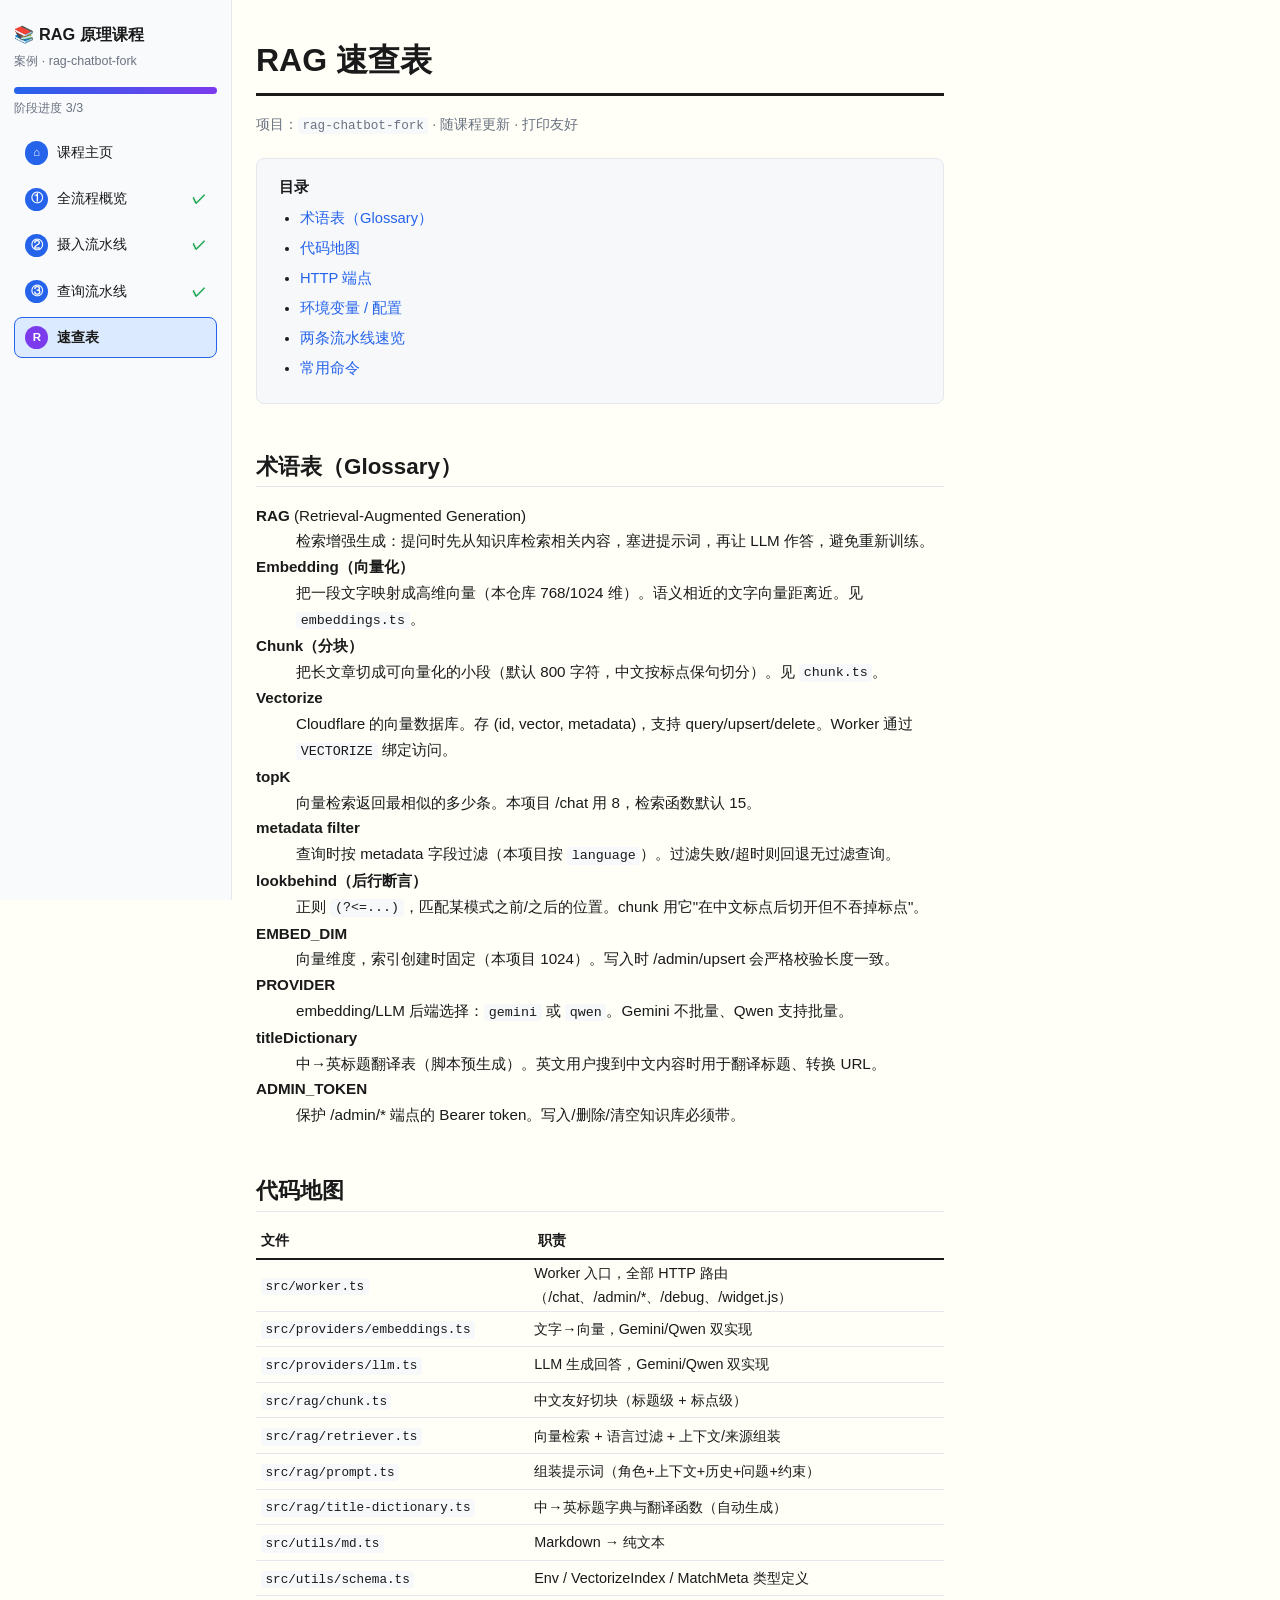
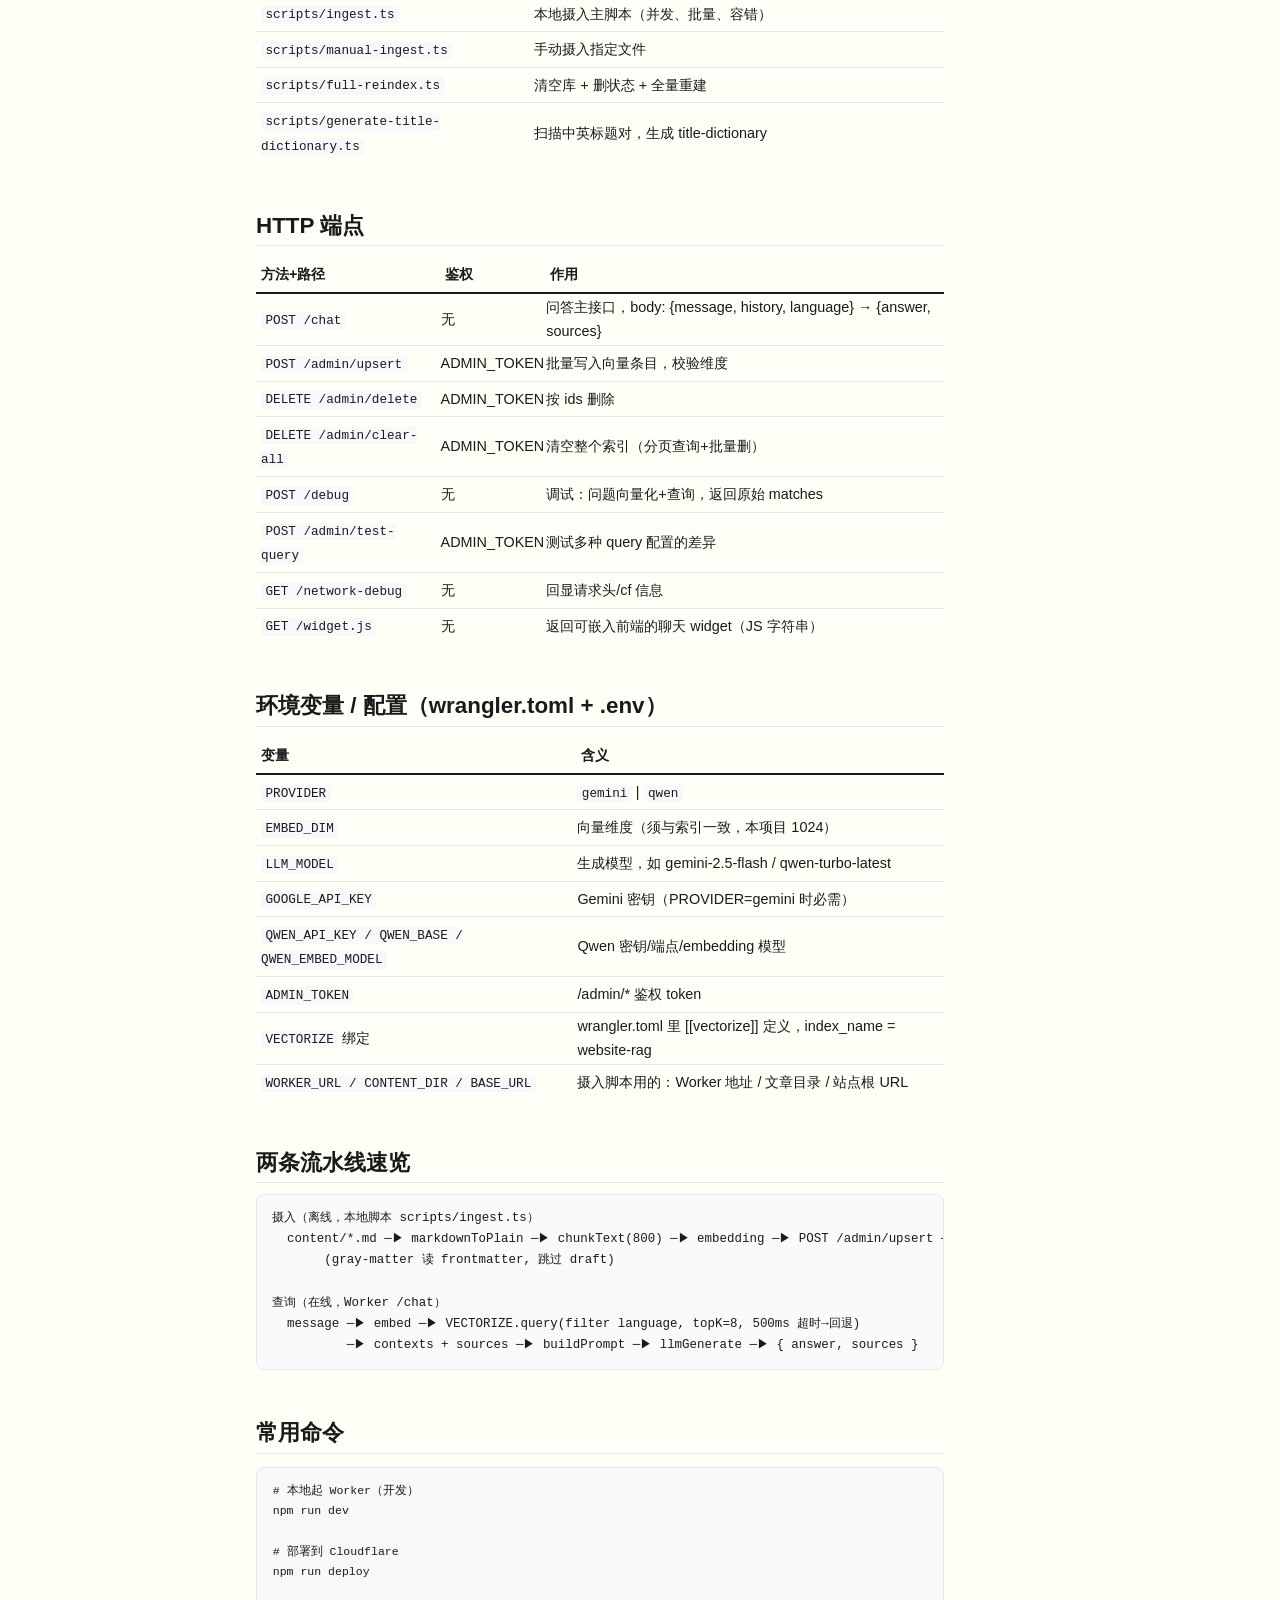
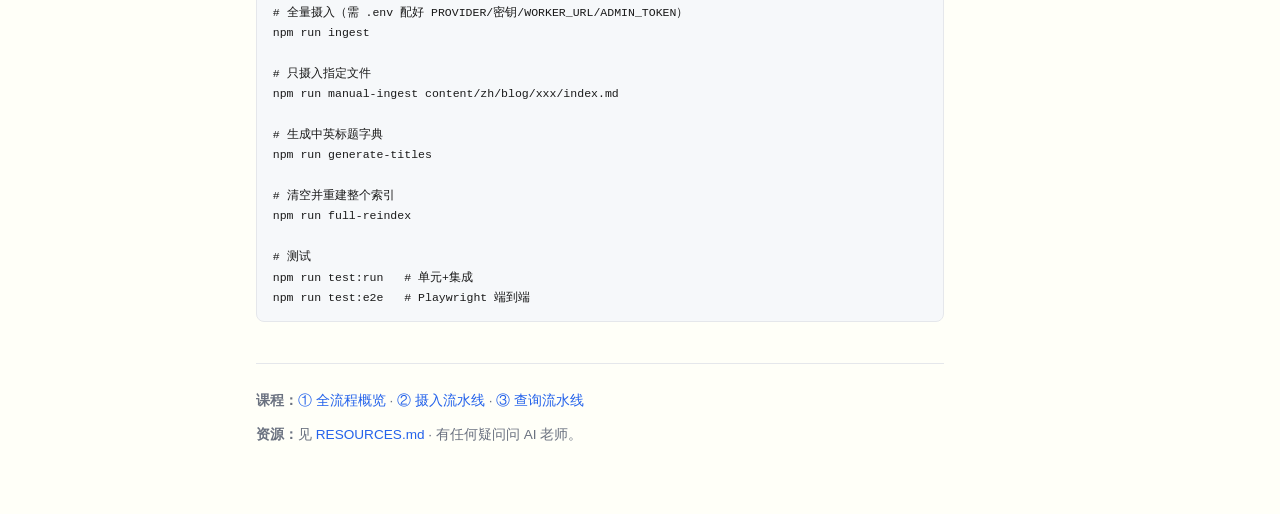
<file: reference/001-rag-glossary.html>
<!DOCTYPE html>
<html lang="zh-CN">
<head>
<meta charset="UTF-8">
<meta name="viewport" content="width=device-width, initial-scale=1.0">
<title>RAG 速查表 · rag-chatbot-fork</title>
<link rel="stylesheet" href="../assets/style.css">
</head>
<body>

<h1>RAG 速查表</h1>
<p class="meta" style="font-family:var(--sans);color:var(--muted);font-size:0.9rem;">项目：<code>rag-chatbot-fork</code> · 随课程更新 · 打印友好</p>

<nav class="toc">
  <strong>目录</strong>
  <ul>
    <li><a href="#glossary">术语表（Glossary）</a></li>
    <li><a href="#files">代码地图</a></li>
    <li><a href="#endpoints">HTTP 端点</a></li>
    <li><a href="#env">环境变量 / 配置</a></li>
    <li><a href="#flow">两条流水线速览</a></li>
    <li><a href="#scripts">常用命令</a></li>
  </ul>
</nav>

<h2 id="glossary">术语表（Glossary）</h2>

<dl style="font-family:var(--sans);font-size:0.95rem;">
  <dt><strong>RAG</strong> (Retrieval-Augmented Generation)</dt>
  <dd>检索增强生成：提问时先从知识库检索相关内容，塞进提示词，再让 LLM 作答，避免重新训练。</dd>

  <dt><strong>Embedding（向量化）</strong></dt>
  <dd>把一段文字映射成高维向量（本仓库 768/1024 维）。语义相近的文字向量距离近。见 <code>embeddings.ts</code>。</dd>

  <dt><strong>Chunk（分块）</strong></dt>
  <dd>把长文章切成可向量化的小段（默认 800 字符，中文按标点保句切分）。见 <code>chunk.ts</code>。</dd>

  <dt><strong>Vectorize</strong></dt>
  <dd>Cloudflare 的向量数据库。存 (id, vector, metadata)，支持 query/upsert/delete。Worker 通过 <code>VECTORIZE</code> 绑定访问。</dd>

  <dt><strong>topK</strong></dt>
  <dd>向量检索返回最相似的多少条。本项目 /chat 用 8，检索函数默认 15。</dd>

  <dt><strong>metadata filter</strong></dt>
  <dd>查询时按 metadata 字段过滤（本项目按 <code>language</code>）。过滤失败/超时则回退无过滤查询。</dd>

  <dt><strong>lookbehind（后行断言）</strong></dt>
  <dd>正则 <code>(?&lt;=...)</code>，匹配某模式之前/之后的位置。chunk 用它"在中文标点后切开但不吞掉标点"。</dd>

  <dt><strong>EMBED_DIM</strong></dt>
  <dd>向量维度，索引创建时固定（本项目 1024）。写入时 /admin/upsert 会严格校验长度一致。</dd>

  <dt><strong>PROVIDER</strong></dt>
  <dd>embedding/LLM 后端选择：<code>gemini</code> 或 <code>qwen</code>。Gemini 不批量、Qwen 支持批量。</dd>

  <dt><strong>titleDictionary</strong></dt>
  <dd>中→英标题翻译表（脚本预生成）。英文用户搜到中文内容时用于翻译标题、转换 URL。</dd>

  <dt><strong>ADMIN_TOKEN</strong></dt>
  <dd>保护 /admin/* 端点的 Bearer token。写入/删除/清空知识库必须带。</dd>
</dl>

<h2 id="files">代码地图</h2>

<table style="width:100%;border-collapse:collapse;font-family:var(--sans);font-size:0.9rem;">
  <tr style="border-bottom:2px solid var(--ink);"><th style="text-align:left;padding:0.35em;">文件</th><th style="text-align:left;padding:0.35em;">职责</th></tr>
  <tr style="border-bottom:1px solid var(--rule);"><td style="padding:0.35em;"><code>src/worker.ts</code></td><td>Worker 入口，全部 HTTP 路由（/chat、/admin/*、/debug、/widget.js）</td></tr>
  <tr style="border-bottom:1px solid var(--rule);"><td style="padding:0.35em;"><code>src/providers/embeddings.ts</code></td><td>文字→向量，Gemini/Qwen 双实现</td></tr>
  <tr style="border-bottom:1px solid var(--rule);"><td style="padding:0.35em;"><code>src/providers/llm.ts</code></td><td>LLM 生成回答，Gemini/Qwen 双实现</td></tr>
  <tr style="border-bottom:1px solid var(--rule);"><td style="padding:0.35em;"><code>src/rag/chunk.ts</code></td><td>中文友好切块（标题级 + 标点级）</td></tr>
  <tr style="border-bottom:1px solid var(--rule);"><td style="padding:0.35em;"><code>src/rag/retriever.ts</code></td><td>向量检索 + 语言过滤 + 上下文/来源组装</td></tr>
  <tr style="border-bottom:1px solid var(--rule);"><td style="padding:0.35em;"><code>src/rag/prompt.ts</code></td><td>组装提示词（角色+上下文+历史+问题+约束）</td></tr>
  <tr style="border-bottom:1px solid var(--rule);"><td style="padding:0.35em;"><code>src/rag/title-dictionary.ts</code></td><td>中→英标题字典与翻译函数（自动生成）</td></tr>
  <tr style="border-bottom:1px solid var(--rule);"><td style="padding:0.35em;"><code>src/utils/md.ts</code></td><td>Markdown → 纯文本</td></tr>
  <tr style="border-bottom:1px solid var(--rule);"><td style="padding:0.35em;"><code>src/utils/schema.ts</code></td><td>Env / VectorizeIndex / MatchMeta 类型定义</td></tr>
  <tr style="border-bottom:1px solid var(--rule);"><td style="padding:0.35em;"><code>scripts/ingest.ts</code></td><td>本地摄入主脚本（并发、批量、容错）</td></tr>
  <tr style="border-bottom:1px solid var(--rule);"><td style="padding:0.35em;"><code>scripts/manual-ingest.ts</code></td><td>手动摄入指定文件</td></tr>
  <tr style="border-bottom:1px solid var(--rule);"><td style="padding:0.35em;"><code>scripts/full-reindex.ts</code></td><td>清空库 + 删状态 + 全量重建</td></tr>
  <tr><td style="padding:0.35em;"><code>scripts/generate-title-dictionary.ts</code></td><td>扫描中英标题对，生成 title-dictionary</td></tr>
</table>

<h2 id="endpoints">HTTP 端点</h2>

<table style="width:100%;border-collapse:collapse;font-family:var(--sans);font-size:0.9rem;">
  <tr style="border-bottom:2px solid var(--ink);"><th style="text-align:left;padding:0.35em;">方法+路径</th><th style="text-align:left;padding:0.35em;">鉴权</th><th style="text-align:left;padding:0.35em;">作用</th></tr>
  <tr style="border-bottom:1px solid var(--rule);"><td style="padding:0.35em;"><code>POST /chat</code></td><td>无</td><td>问答主接口，body: {message, history, language} → {answer, sources}</td></tr>
  <tr style="border-bottom:1px solid var(--rule);"><td style="padding:0.35em;"><code>POST /admin/upsert</code></td><td>ADMIN_TOKEN</td><td>批量写入向量条目，校验维度</td></tr>
  <tr style="border-bottom:1px solid var(--rule);"><td style="padding:0.35em;"><code>DELETE /admin/delete</code></td><td>ADMIN_TOKEN</td><td>按 ids 删除</td></tr>
  <tr style="border-bottom:1px solid var(--rule);"><td style="padding:0.35em;"><code>DELETE /admin/clear-all</code></td><td>ADMIN_TOKEN</td><td>清空整个索引（分页查询+批量删）</td></tr>
  <tr style="border-bottom:1px solid var(--rule);"><td style="padding:0.35em;"><code>POST /debug</code></td><td>无</td><td>调试：问题向量化+查询，返回原始 matches</td></tr>
  <tr style="border-bottom:1px solid var(--rule);"><td style="padding:0.35em;"><code>POST /admin/test-query</code></td><td>ADMIN_TOKEN</td><td>测试多种 query 配置的差异</td></tr>
  <tr style="border-bottom:1px solid var(--rule);"><td style="padding:0.35em;"><code>GET /network-debug</code></td><td>无</td><td>回显请求头/cf 信息</td></tr>
  <tr><td style="padding:0.35em;"><code>GET /widget.js</code></td><td>无</td><td>返回可嵌入前端的聊天 widget（JS 字符串）</td></tr>
</table>

<h2 id="env">环境变量 / 配置（wrangler.toml + .env）</h2>

<table style="width:100%;border-collapse:collapse;font-family:var(--sans);font-size:0.9rem;">
  <tr style="border-bottom:2px solid var(--ink);"><th style="text-align:left;padding:0.35em;">变量</th><th style="text-align:left;padding:0.35em;">含义</th></tr>
  <tr style="border-bottom:1px solid var(--rule);"><td style="padding:0.35em;"><code>PROVIDER</code></td><td><code>gemini</code> | <code>qwen</code></td></tr>
  <tr style="border-bottom:1px solid var(--rule);"><td style="padding:0.35em;"><code>EMBED_DIM</code></td><td>向量维度（须与索引一致，本项目 1024）</td></tr>
  <tr style="border-bottom:1px solid var(--rule);"><td style="padding:0.35em;"><code>LLM_MODEL</code></td><td>生成模型，如 gemini-2.5-flash / qwen-turbo-latest</td></tr>
  <tr style="border-bottom:1px solid var(--rule);"><td style="padding:0.35em;"><code>GOOGLE_API_KEY</code></td><td>Gemini 密钥（PROVIDER=gemini 时必需）</td></tr>
  <tr style="border-bottom:1px solid var(--rule);"><td style="padding:0.35em;"><code>QWEN_API_KEY / QWEN_BASE / QWEN_EMBED_MODEL</code></td><td>Qwen 密钥/端点/embedding 模型</td></tr>
  <tr style="border-bottom:1px solid var(--rule);"><td style="padding:0.35em;"><code>ADMIN_TOKEN</code></td><td>/admin/* 鉴权 token</td></tr>
  <tr style="border-bottom:1px solid var(--rule);"><td style="padding:0.35em;"><code>VECTORIZE</code> 绑定</td><td>wrangler.toml 里 [[vectorize]] 定义，index_name = website-rag</td></tr>
  <tr><td style="padding:0.35em;"><code>WORKER_URL / CONTENT_DIR / BASE_URL</code></td><td>摄入脚本用的：Worker 地址 / 文章目录 / 站点根 URL</td></tr>
</table>

<h2 id="flow">两条流水线速览</h2>

<div class="diagram">摄入（离线，本地脚本 scripts/ingest.ts）
  content/*.md ─▶ markdownToPlain ─▶ chunkText(800) ─▶ embedding ─▶ POST /admin/upsert ─▶ Vectorize
       (gray-matter 读 frontmatter, 跳过 draft)

查询（在线，Worker /chat）
  message ─▶ embed ─▶ VECTORIZE.query(filter language, topK=8, 500ms 超时→回退)
          ─▶ contexts + sources ─▶ buildPrompt ─▶ llmGenerate ─▶ { answer, sources }</div>

<h2 id="scripts">常用命令</h2>

<pre><code># 本地起 Worker（开发）
npm run dev

# 部署到 Cloudflare
npm run deploy

# 全量摄入（需 .env 配好 PROVIDER/密钥/WORKER_URL/ADMIN_TOKEN）
npm run ingest

# 只摄入指定文件
npm run manual-ingest content/zh/blog/xxx/index.md

# 生成中英标题字典
npm run generate-titles

# 清空并重建整个索引
npm run full-reindex

# 测试
npm run test:run   # 单元+集成
npm run test:e2e   # Playwright 端到端</code></pre>

<footer>
  <p><strong>课程：</strong><a href="../lessons/0001-rag-pipeline-overview.html">① 全流程概览</a> · <a href="../lessons/0002-ingestion-pipeline.html">② 摄入流水线</a> · <a href="../lessons/0003-retrieval-generation.html">③ 查询流水线</a></p>
  <p><strong>资源：</strong>见 <a href="../RESOURCES.md">RESOURCES.md</a> · 有任何疑问问 AI 老师。</p>
</footer>

<script src="../assets/sidebar.js"></script>
</body>
</html>
</file>
<file: assets/style.css>
/* Shared lesson stylesheet for the RAG teaching workspace.
   Tufte-inspired: clean, readable, prints well. */

:root {
  --ink: #1a1a1a;
  --paper: #fffff8;
  --accent: #2563eb;
  --accent-soft: #dbeafe;
  --muted: #6b7280;
  --rule: #e5e7eb;
  --code-bg: #f6f8fa;
  --quiz-bg: #f0fdf4;
  --quiz-border: #86efac;
  --callout-bg: #fffbeb;
  --callout-border: #fcd34d;
  --serif: "Georgia", "Times New Roman", "Songti SC", "Noto Serif SC", serif;
  --sans: -apple-system, BlinkMacSystemFont, "Segoe UI", "PingFang SC", "Microsoft YaHei", sans-serif;
  --mono: "SF Mono", "Cascadia Code", Consolas, "Menlo", monospace;
}

* { box-sizing: border-box; }

html { scroll-behavior: smooth; }

body {
  margin: 0 auto;
  max-width: 46rem;
  padding: 2.5rem 1.5rem 4rem;
  font-family: var(--serif);
  font-size: 17px;
  line-height: 1.7;
  color: var(--ink);
  background: var(--paper);
  text-rendering: optimizeLegibility;
}

@media (max-width: 600px) {
  body { padding: 1.25rem 1rem 3rem; font-size: 16px; }
}

h1, h2, h3, h4 {
  font-family: var(--sans);
  line-height: 1.25;
  margin-top: 2.2em;
  margin-bottom: 0.5em;
  font-weight: 700;
}

h1 {
  font-size: 2rem;
  margin-top: 0;
  padding-bottom: 0.4em;
  border-bottom: 3px solid var(--ink);
}

h2 {
  font-size: 1.4rem;
  border-bottom: 1px solid var(--rule);
  padding-bottom: 0.25em;
}

h3 { font-size: 1.12rem; }

p { margin: 0.8em 0; }

a { color: var(--accent); text-decoration: none; }
a:hover { text-decoration: underline; }

ul, ol { padding-left: 1.4em; }
li { margin: 0.35em 0; }

code {
  font-family: var(--mono);
  font-size: 0.88em;
  background: var(--code-bg);
  padding: 0.1em 0.35em;
  border-radius: 4px;
}

pre {
  font-family: var(--mono);
  font-size: 0.82rem;
  line-height: 1.55;
  background: var(--code-bg);
  border: 1px solid var(--rule);
  border-radius: 8px;
  padding: 1em 1.2em;
  overflow-x: auto;
  white-space: pre;
}

pre code { background: none; padding: 0; }

/* Table of contents */
.toc {
  font-family: var(--sans);
  font-size: 0.92rem;
  background: var(--code-bg);
  border: 1px solid var(--rule);
  border-radius: 8px;
  padding: 1rem 1.4rem;
  margin: 1.5em 0;
}
.toc ul { margin: 0.3em 0; }

/* Callouts */
.callout {
  font-family: var(--sans);
  font-size: 0.95rem;
  background: var(--callout-bg);
  border-left: 4px solid var(--callout-border);
  padding: 0.8rem 1.1rem;
  border-radius: 0 8px 8px 0;
  margin: 1.2em 0;
}
.callout strong:first-child { color: #b45309; }

.callout--tip { background: #ecfeff; border-left-color: #22d3ee; }
.callout--tip strong:first-child { color: #0e7490; }

/* Diagrams (HTML-based, per skill instructions) */
.diagram {
  font-family: var(--mono);
  font-size: 0.78rem;
  background: #f8fafc;
  border: 1px solid var(--rule);
  border-radius: 8px;
  padding: 1em 1.2em;
  overflow-x: auto;
  line-height: 1.7;
  white-space: pre;
}

/* Quiz */
.quiz {
  font-family: var(--sans);
  background: var(--quiz-bg);
  border: 1px solid var(--quiz-border);
  border-radius: 10px;
  padding: 1.2rem 1.4rem;
  margin: 1.6em 0;
}
.quiz h3 {
  margin-top: 0;
  font-size: 1rem;
  color: #166534;
}
.quiz .q {
  margin: 1em 0;
  font-size: 0.96rem;
  font-weight: 600;
}
.quiz .options { display: grid; gap: 0.5em; margin: 0.5em 0; }
.quiz button.opt {
  text-align: left;
  font-family: var(--sans);
  font-size: 0.92rem;
  padding: 0.55em 0.9em;
  border: 1px solid var(--rule);
  border-radius: 8px;
  background: #fff;
  cursor: pointer;
  transition: background 0.15s, border-color 0.15s;
}
.quiz button.opt:hover { border-color: var(--accent); }
.quiz button.opt.correct {
  background: #dcfce7;
  border-color: #22c55e;
  color: #14532d;
}
.quiz button.opt.wrong {
  background: #fee2e2;
  border-color: #ef4444;
  color: #7f1d1d;
}
.quiz .feedback {
  margin-top: 0.5em;
  font-size: 0.9rem;
  color: #374151;
  display: none;
}
.quiz .feedback.show { display: block; }
.quiz .feedback .verdict { font-weight: 700; }

/* Footer */
footer {
  margin-top: 3em;
  padding-top: 1em;
  border-top: 1px solid var(--rule);
  font-family: var(--sans);
  font-size: 0.85rem;
  color: var(--muted);
}

/* ============ Sidebar ============ */
.sidebar {
  position: fixed;
  top: 0;
  left: 0;
  width: 232px;
  height: 100vh;
  height: 100dvh;
  background: #f8fafc;
  border-right: 1px solid var(--rule);
  padding: 1.3rem 0.9rem;
  font-family: var(--sans);
  overflow-y: auto;
  z-index: 1000;
}
.sidebar .brand { font-weight: 700; font-size: 1.02rem; margin-bottom: 0.15rem; }
.sidebar .sub { font-size: 0.78rem; color: var(--muted); margin-bottom: 0.9rem; }
.sidebar .progress-bar {
  height: 7px;
  background: var(--rule);
  border-radius: 4px;
  overflow: hidden;
  margin-bottom: 0.3rem;
}
.sidebar .progress-bar .fill {
  height: 100%;
  background: linear-gradient(90deg, var(--accent), #7c3aed);
  transition: width 0.3s;
}
.sidebar .progress-label { font-size: 0.78rem; color: var(--muted); margin-bottom: 0.8rem; }
.sidebar a.item {
  display: flex;
  align-items: center;
  gap: 0.55rem;
  padding: 0.55em 0.7em;
  border-radius: 8px;
  color: var(--ink);
  text-decoration: none;
  font-size: 0.88rem;
  margin-bottom: 0.3rem;
  border: 1px solid transparent;
}
.sidebar a.item:hover { background: #eef2ff; text-decoration: none; }
.sidebar a.item.active {
  background: var(--accent-soft);
  border-color: var(--accent);
  font-weight: 600;
}
.sidebar a.item .tag {
  font-size: 0.72rem;
  font-weight: 700;
  color: #fff;
  background: var(--accent);
  border-radius: 999px;
  width: 1.45rem;
  height: 1.45rem;
  display: inline-flex;
  align-items: center;
  justify-content: center;
  flex-shrink: 0;
}
.sidebar a.item .tag.ref { background: #7c3aed; }
.sidebar a.item .lbl { flex: 1; }
.sidebar a.item .check { margin-left: auto; color: #16a34a; font-weight: 700; }

body.has-sidebar { margin-left: 232px; }

@media (max-width: 900px) {
  .sidebar {
    position: static;
    width: 100%;
    height: auto;
    border-right: none;
    border-bottom: 1px solid var(--rule);
    padding: 0.8rem 1rem;
  }
  .sidebar .progress-label, .sidebar .progress-bar { display: inline-block; margin-right: 0.6rem; }
  .sidebar a.item { display: inline-flex; margin-right: 0.3rem; }
  body.has-sidebar { margin-left: 0; }
}

@media print {
  body { max-width: 100%; font-size: 12pt; }
  pre { white-space: pre-wrap; }
  .sidebar { display: none; }
  body.has-sidebar { margin-left: 0; }
}
</file>
